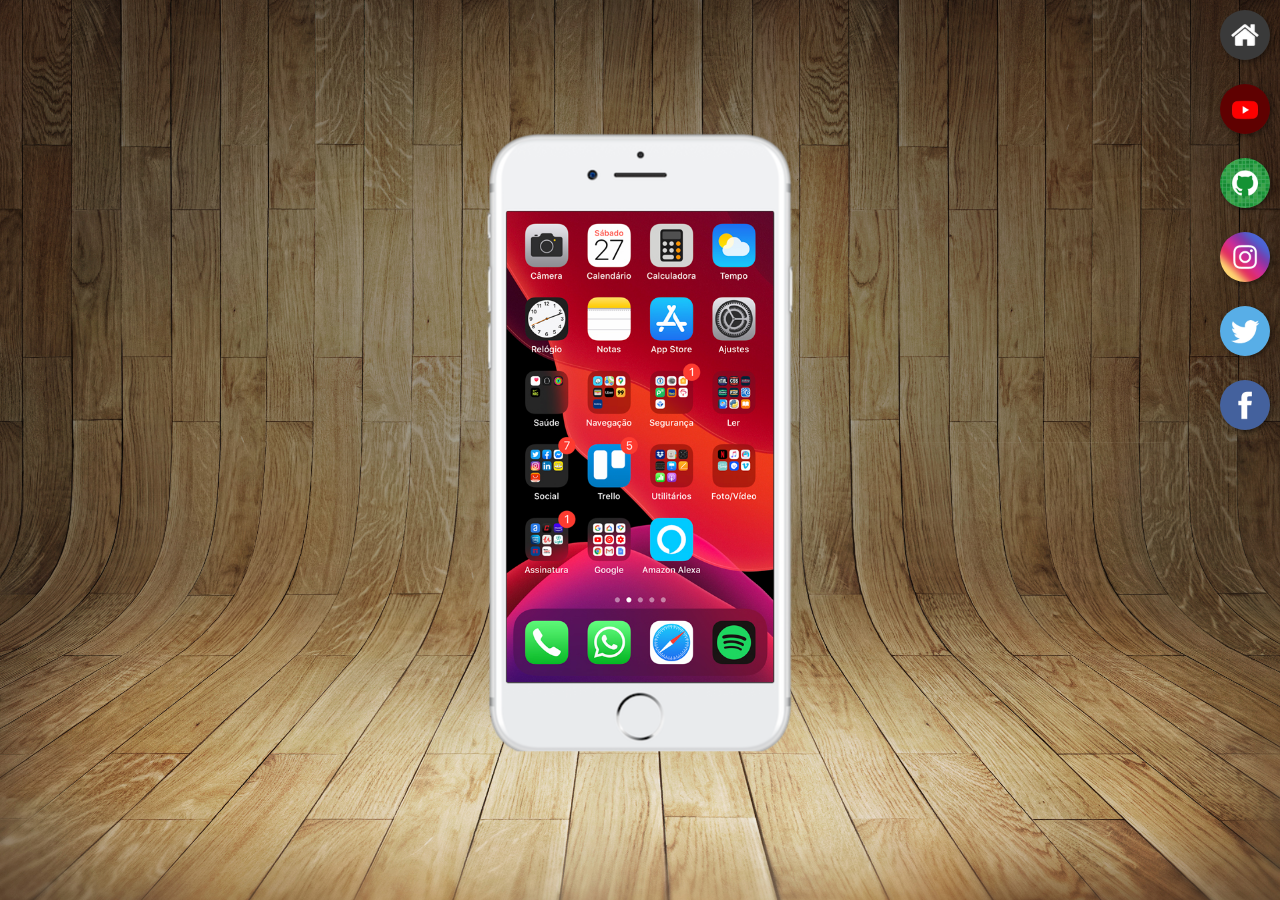
<file: index.html>
<!DOCTYPE html>
<html lang="pt-br">
<head>
    <meta charset="UTF-8">
    <meta name="viewport" content="width=device-width, initial-scale=1.0">
    <title> PROJETO-REDE SOCIAL </title>
    <link rel="shortcut icon" href="favicon.ico" type="image/x-icon">
    <link rel="stylesheet" href="ESTILOS/style.css">
</head>
<body>
    <main>
        <section id="telefone">
            <iframe src="home.html" frameborder="0"  name="tela" id="tela"></iframe>

        </section>

        <section id="redesocial">
            <a href="home.html" target="tela"><img src="imagens/logo-home.jpg" alt="home" ></a><br>
            <a href="youtube.html" target="tela"><img src="imagens/logo-youtube.jpg" alt="youtube"></a><br>
            <a href="GITHARB.html" target="tela"><img src="imagens/logo-github.jpg" alt="github"></a><br>
            <a href="INSTAGRAM.HTML" target="tela"><img src="imagens/logo-instagram.jpg" alt="instagram"></a><br>
            <a href="twiter.html" target="tela"><img src="imagens/logo-twitter.jpg" alt="twitter"></a><br>
            <a href="facebook.html" target="tela"><img src="imagens/logo-facebook.jpg" alt="facebook"></a>

        </section>
    </main>
</body>
</html>
</file>
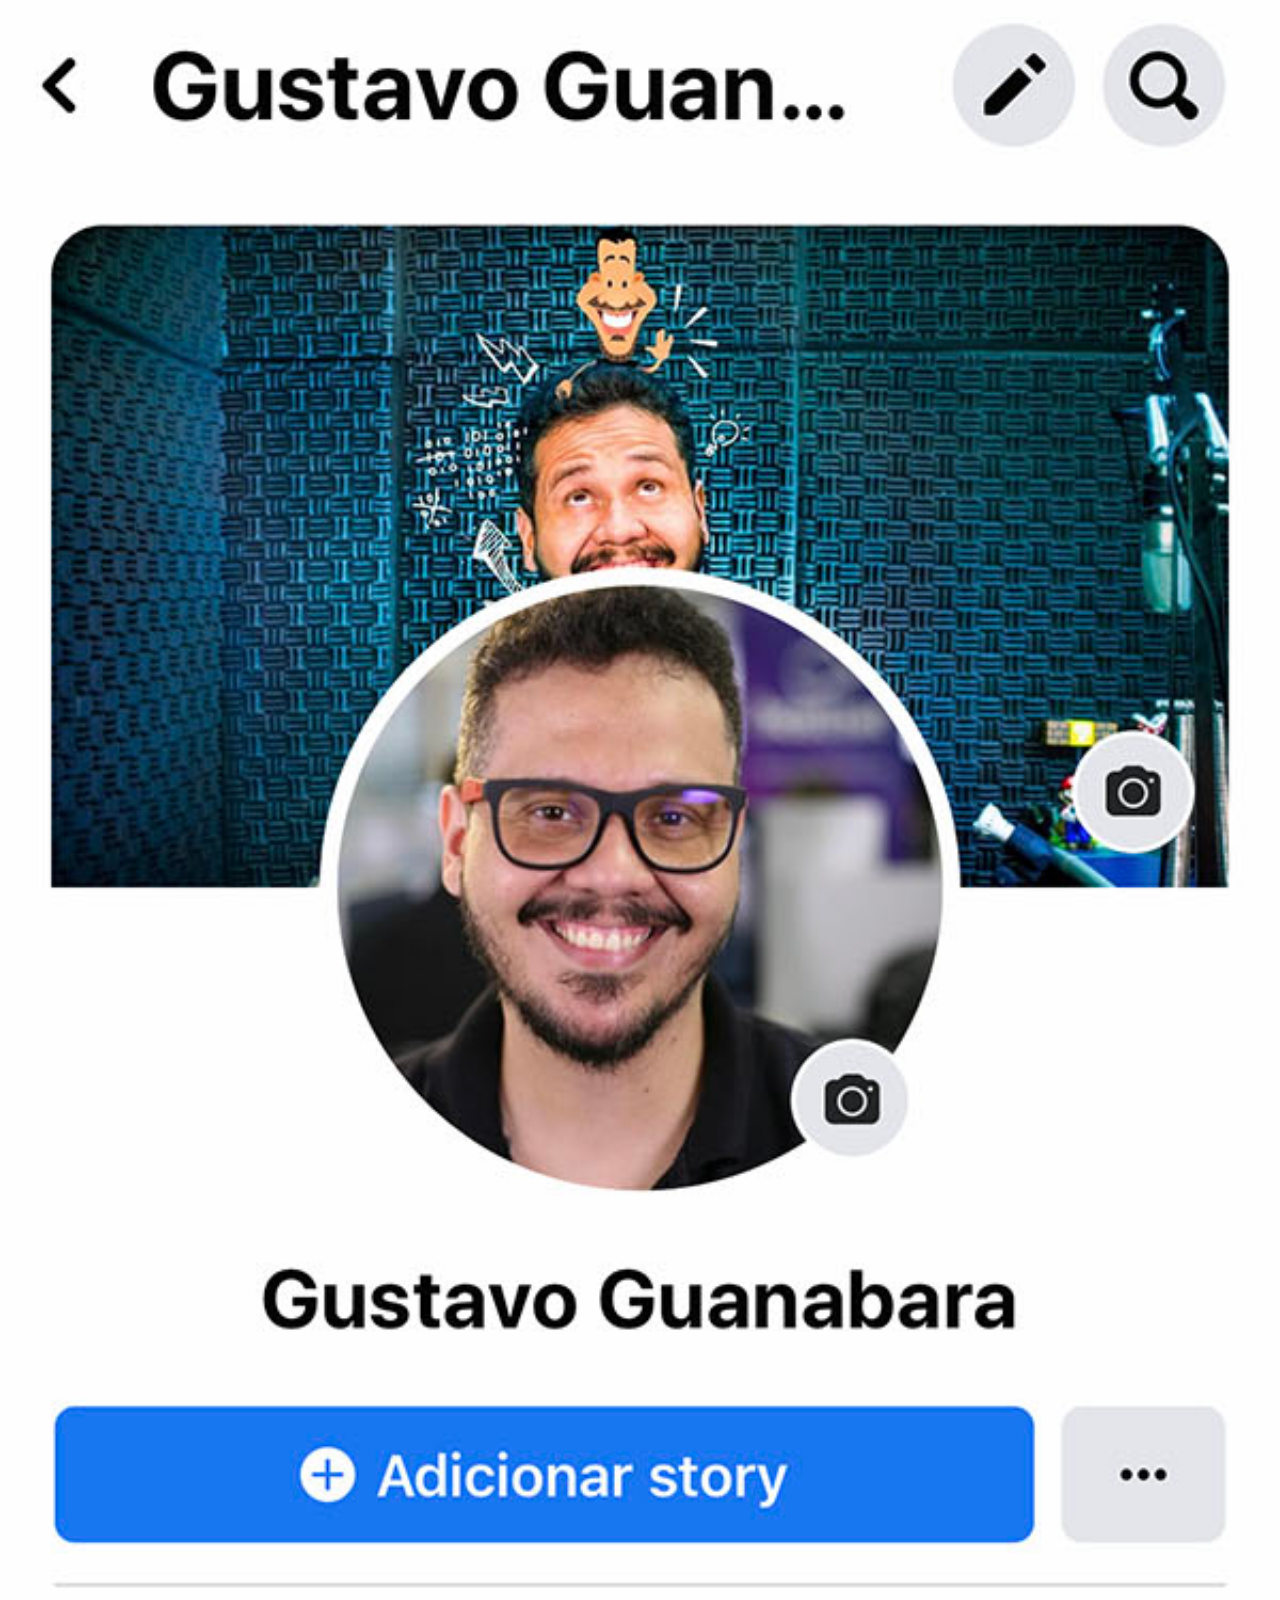
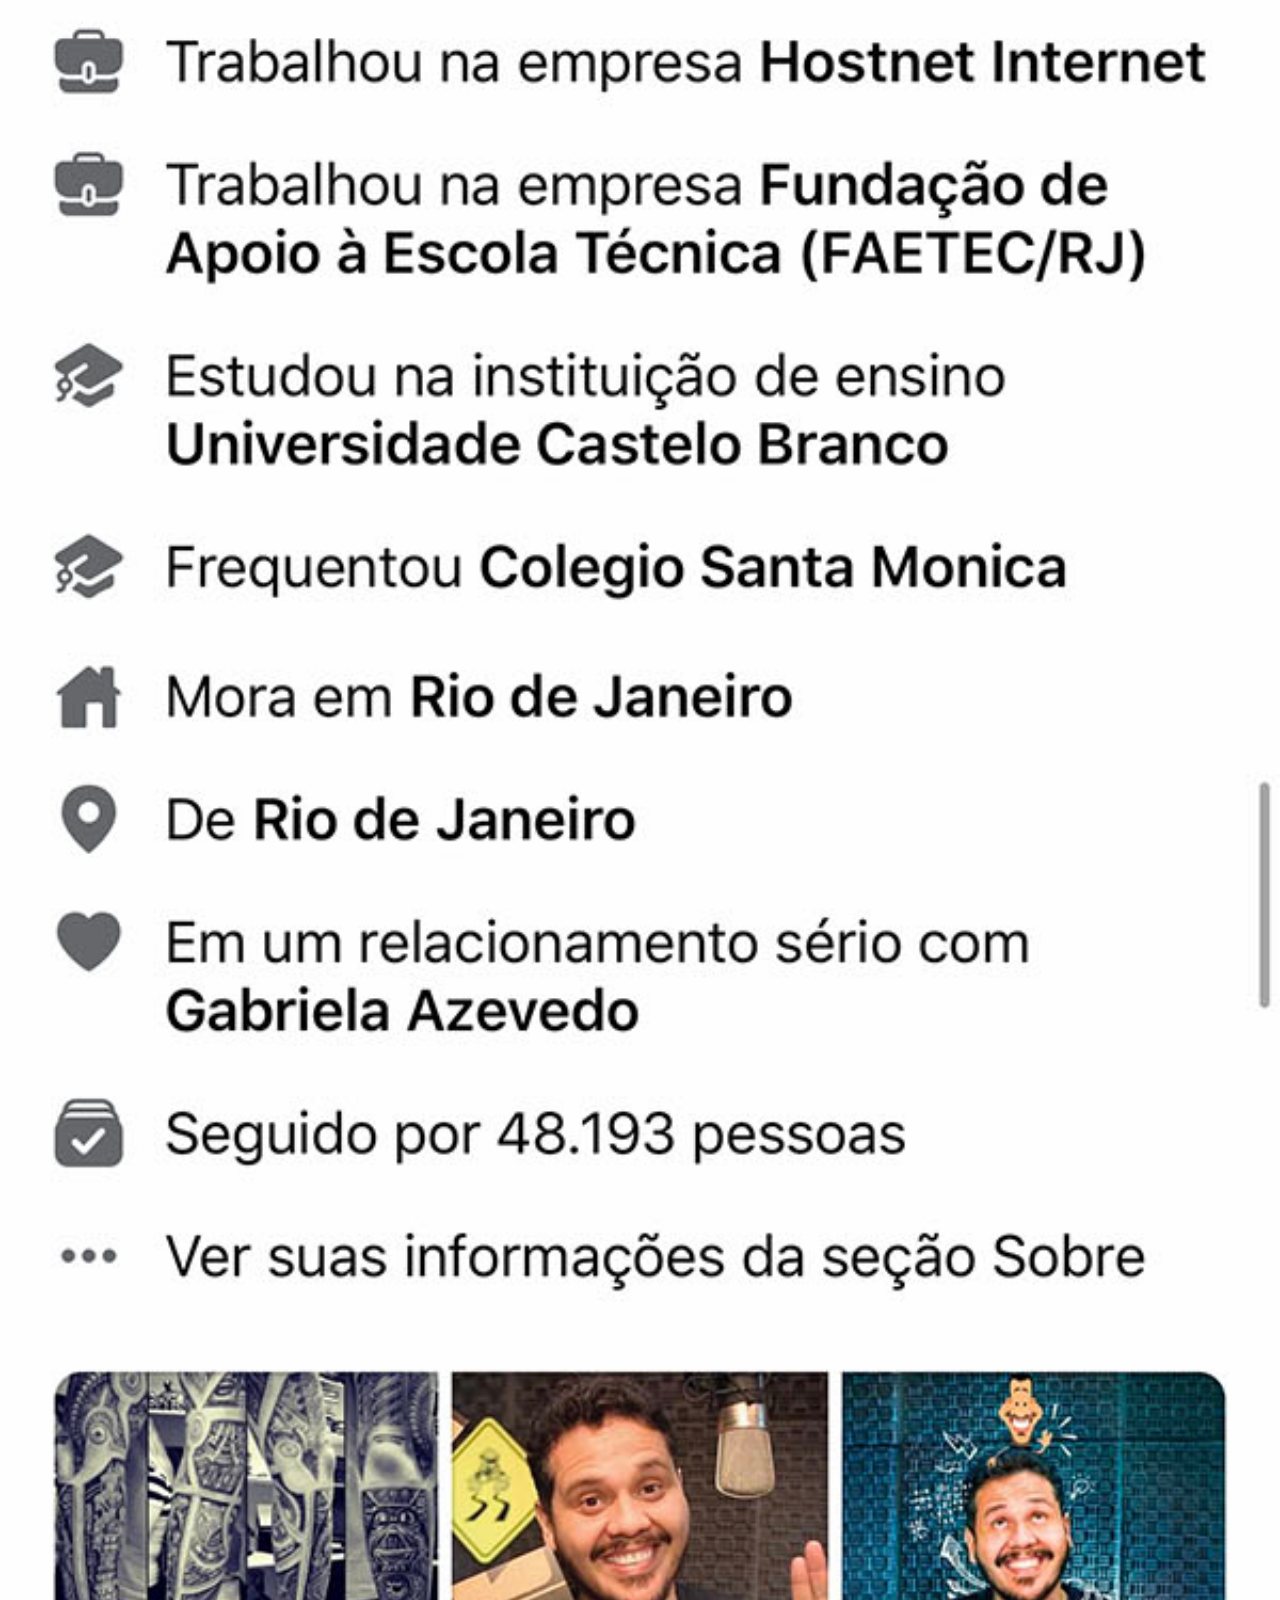
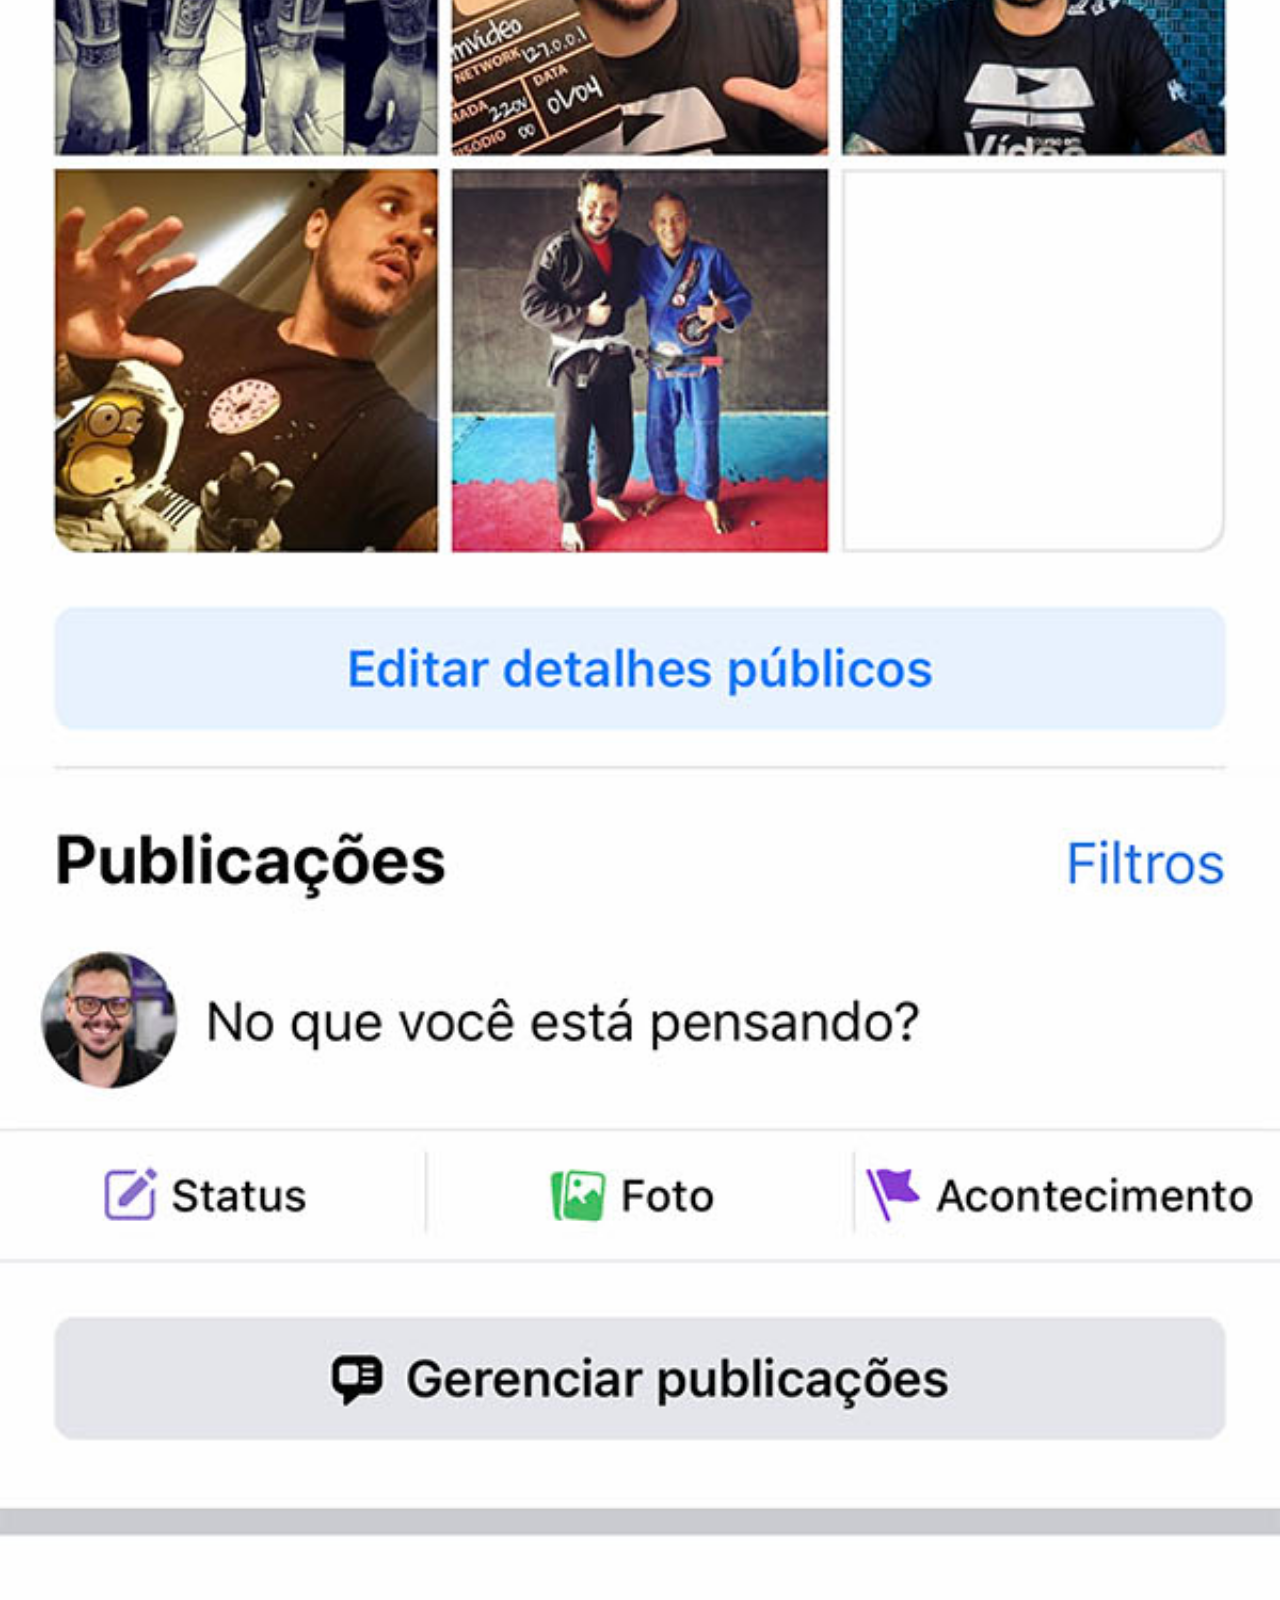
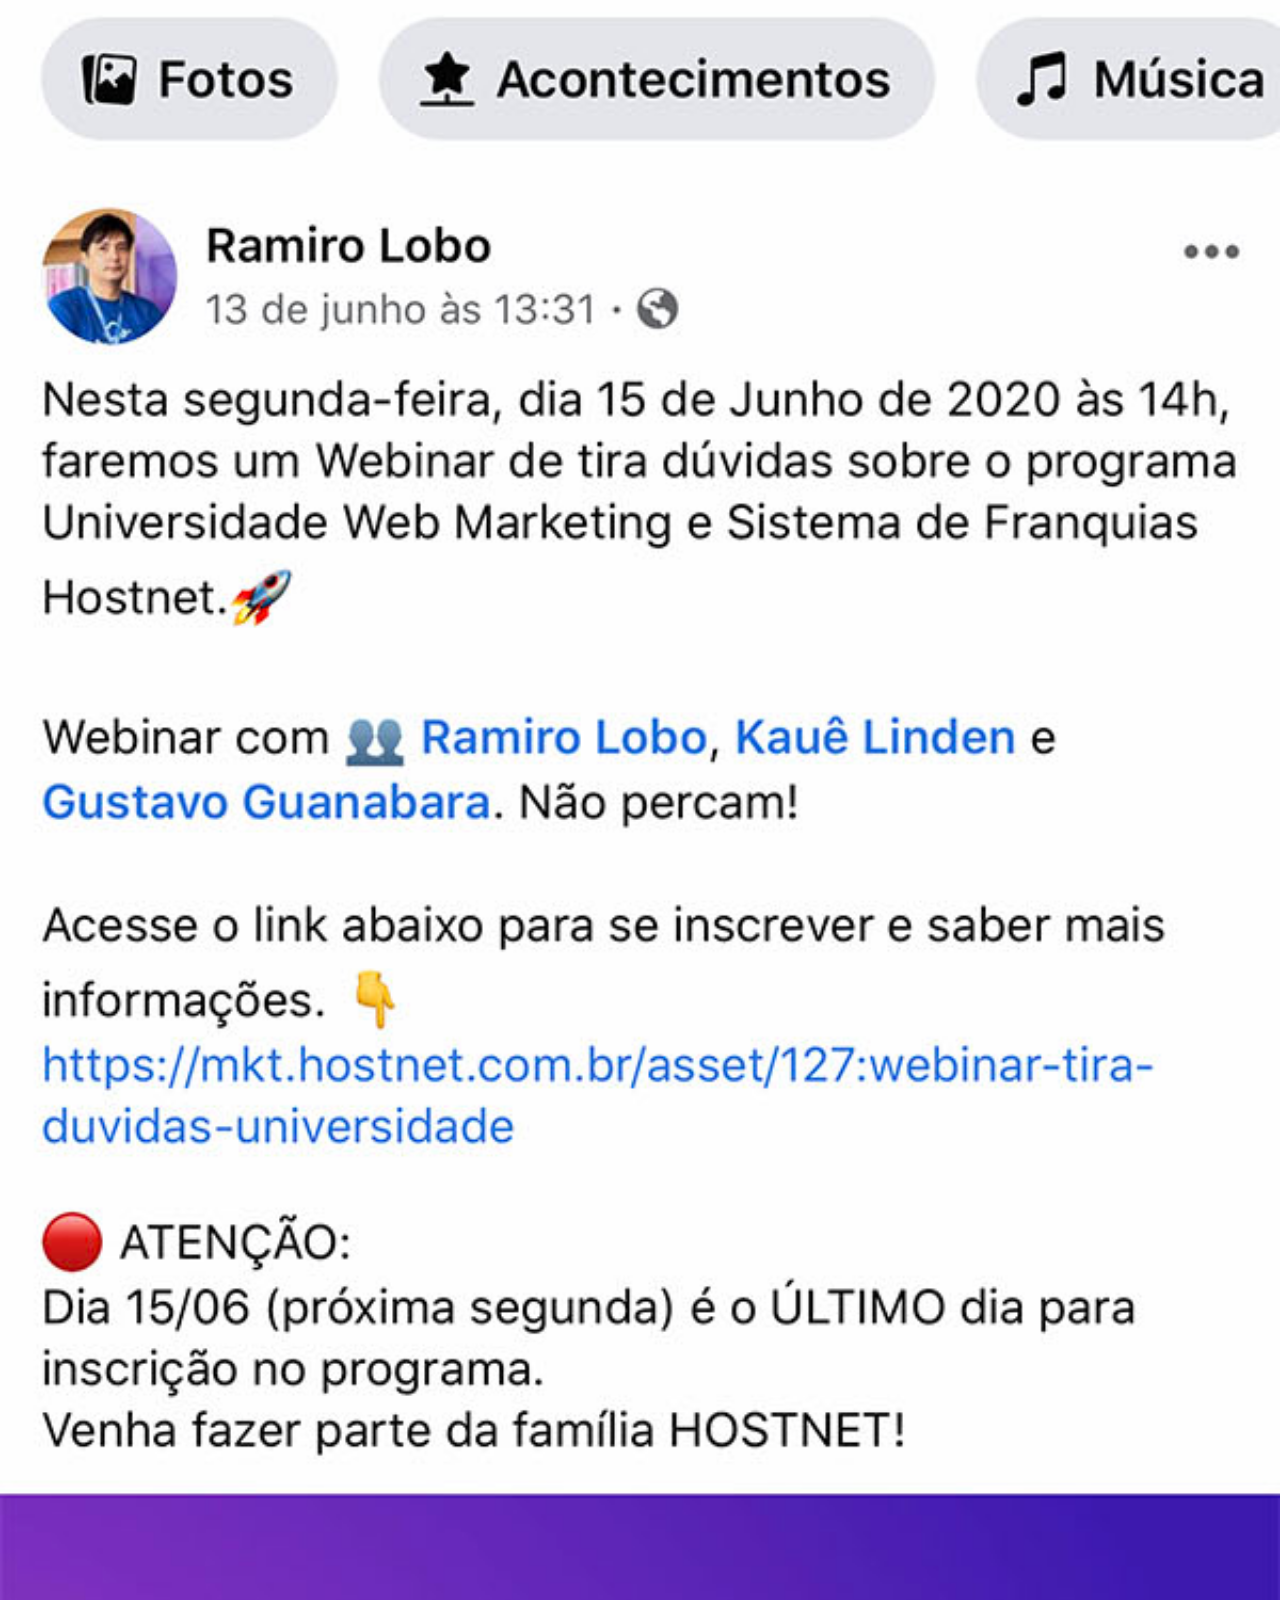
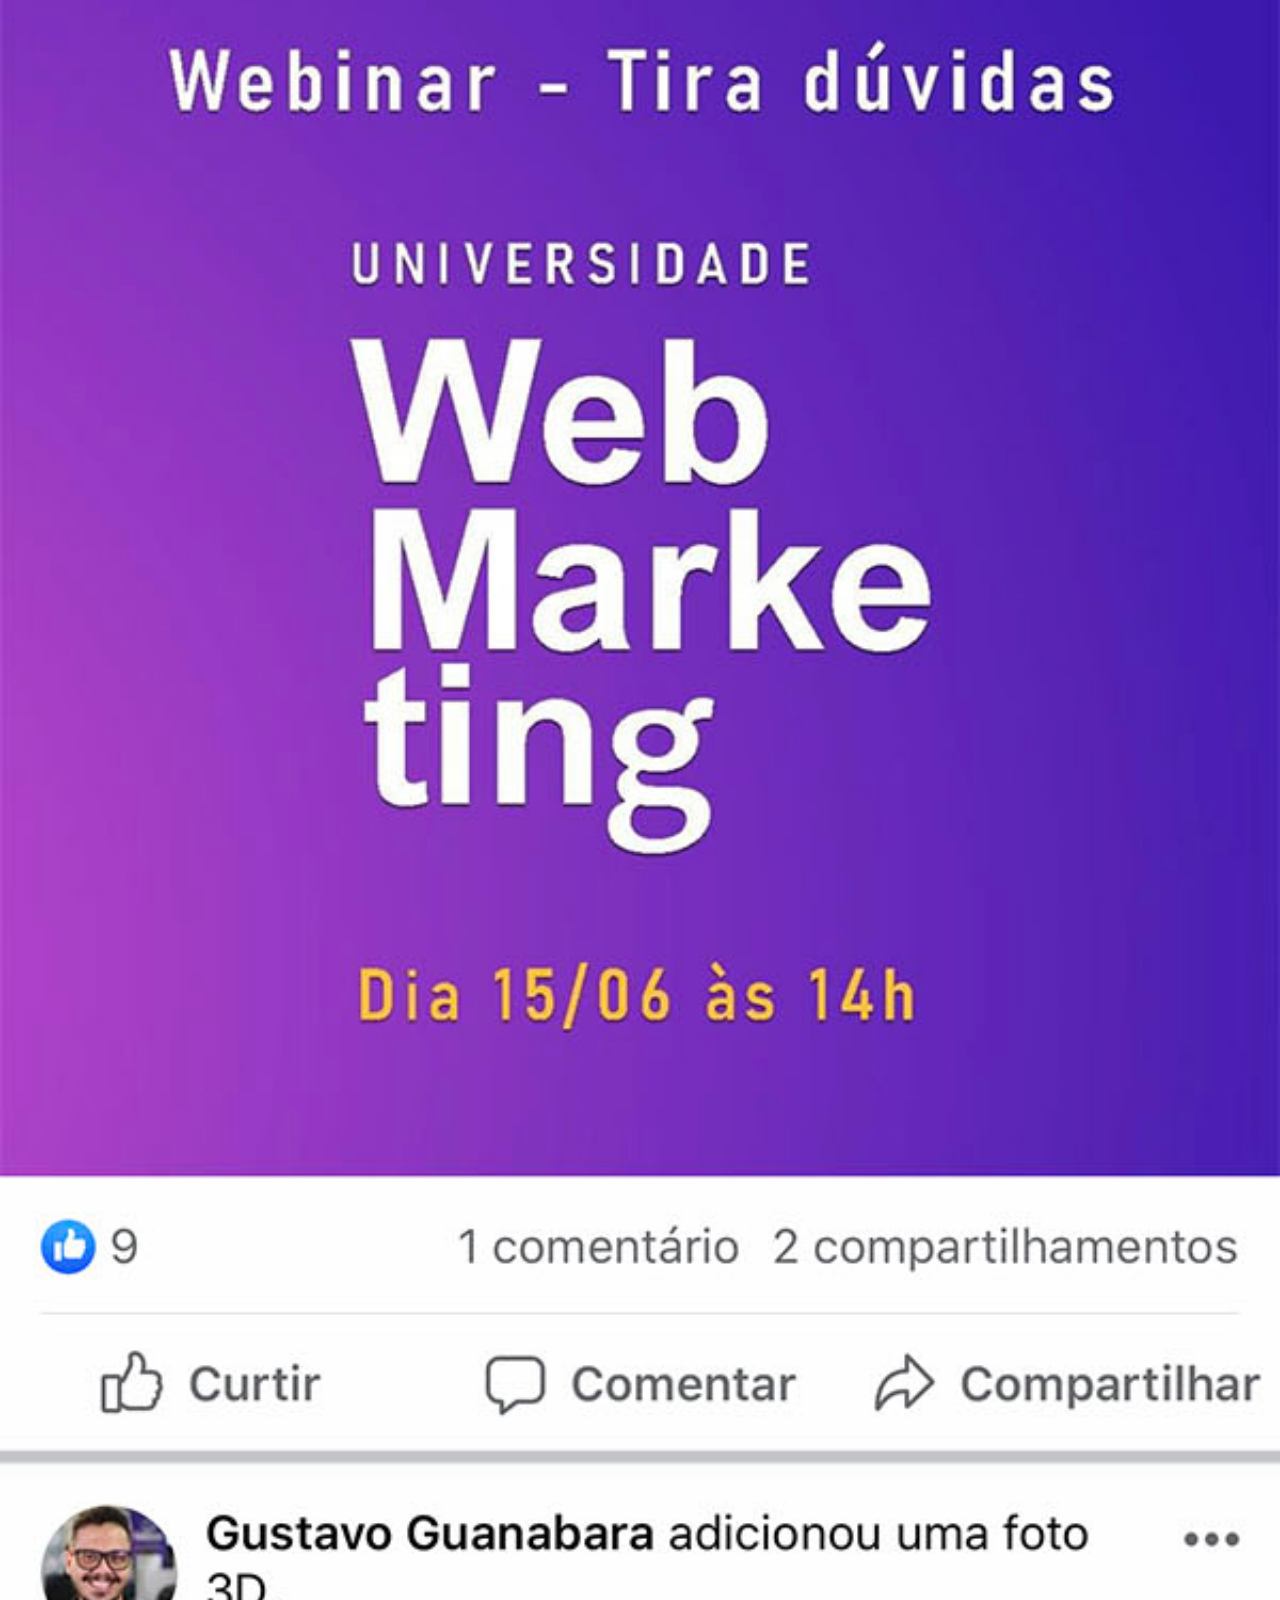
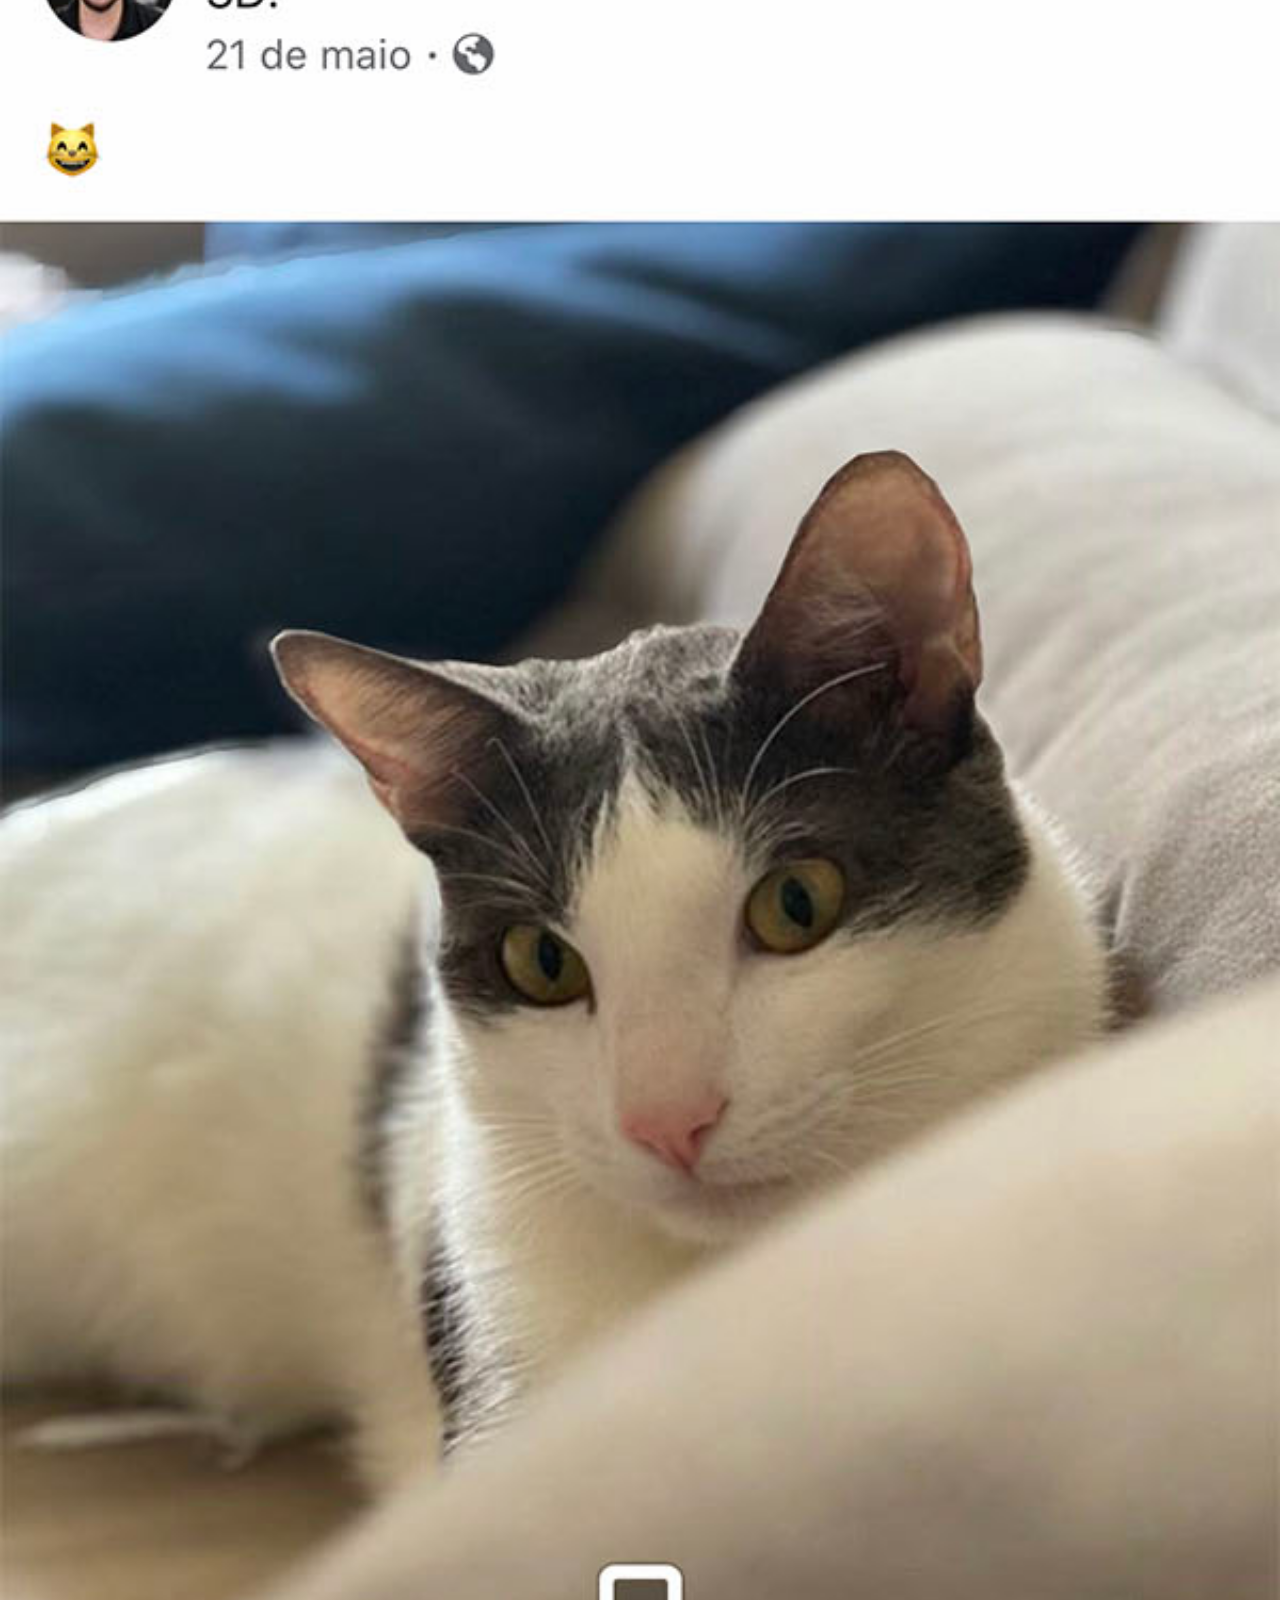
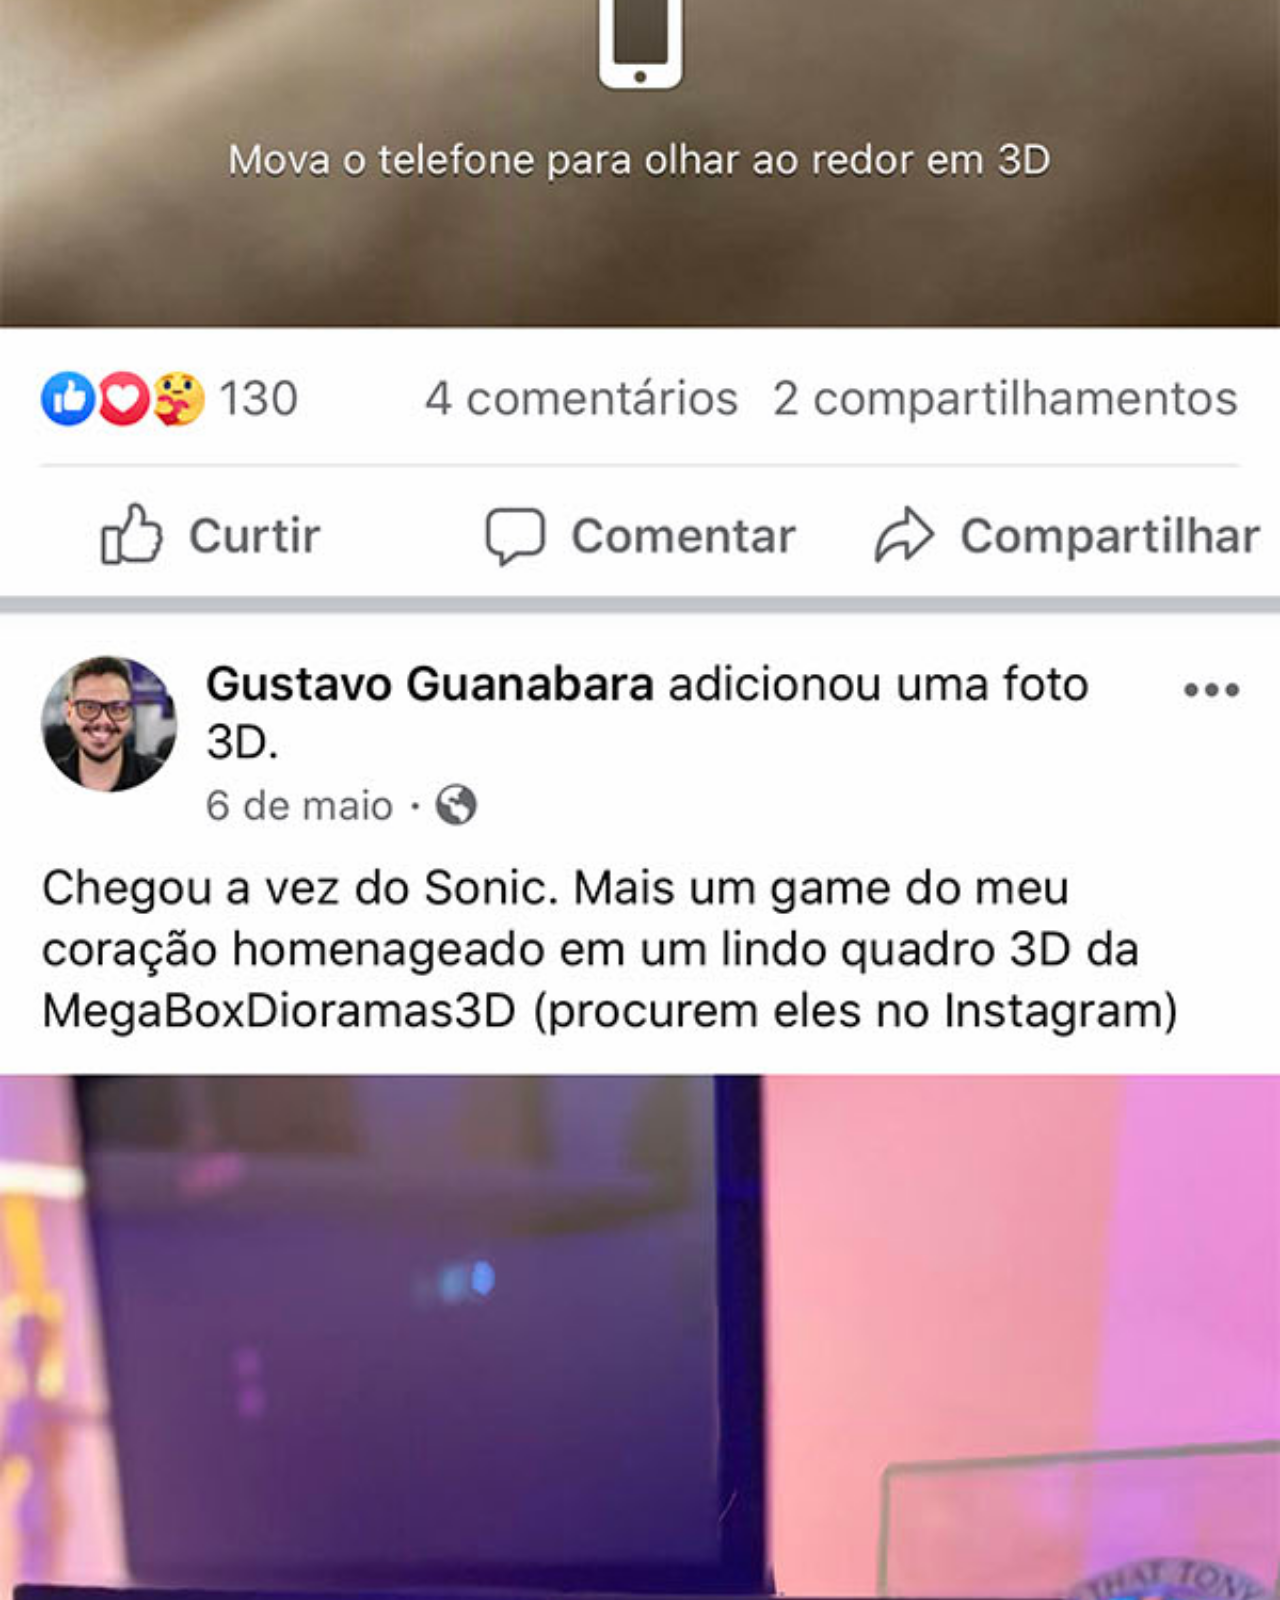
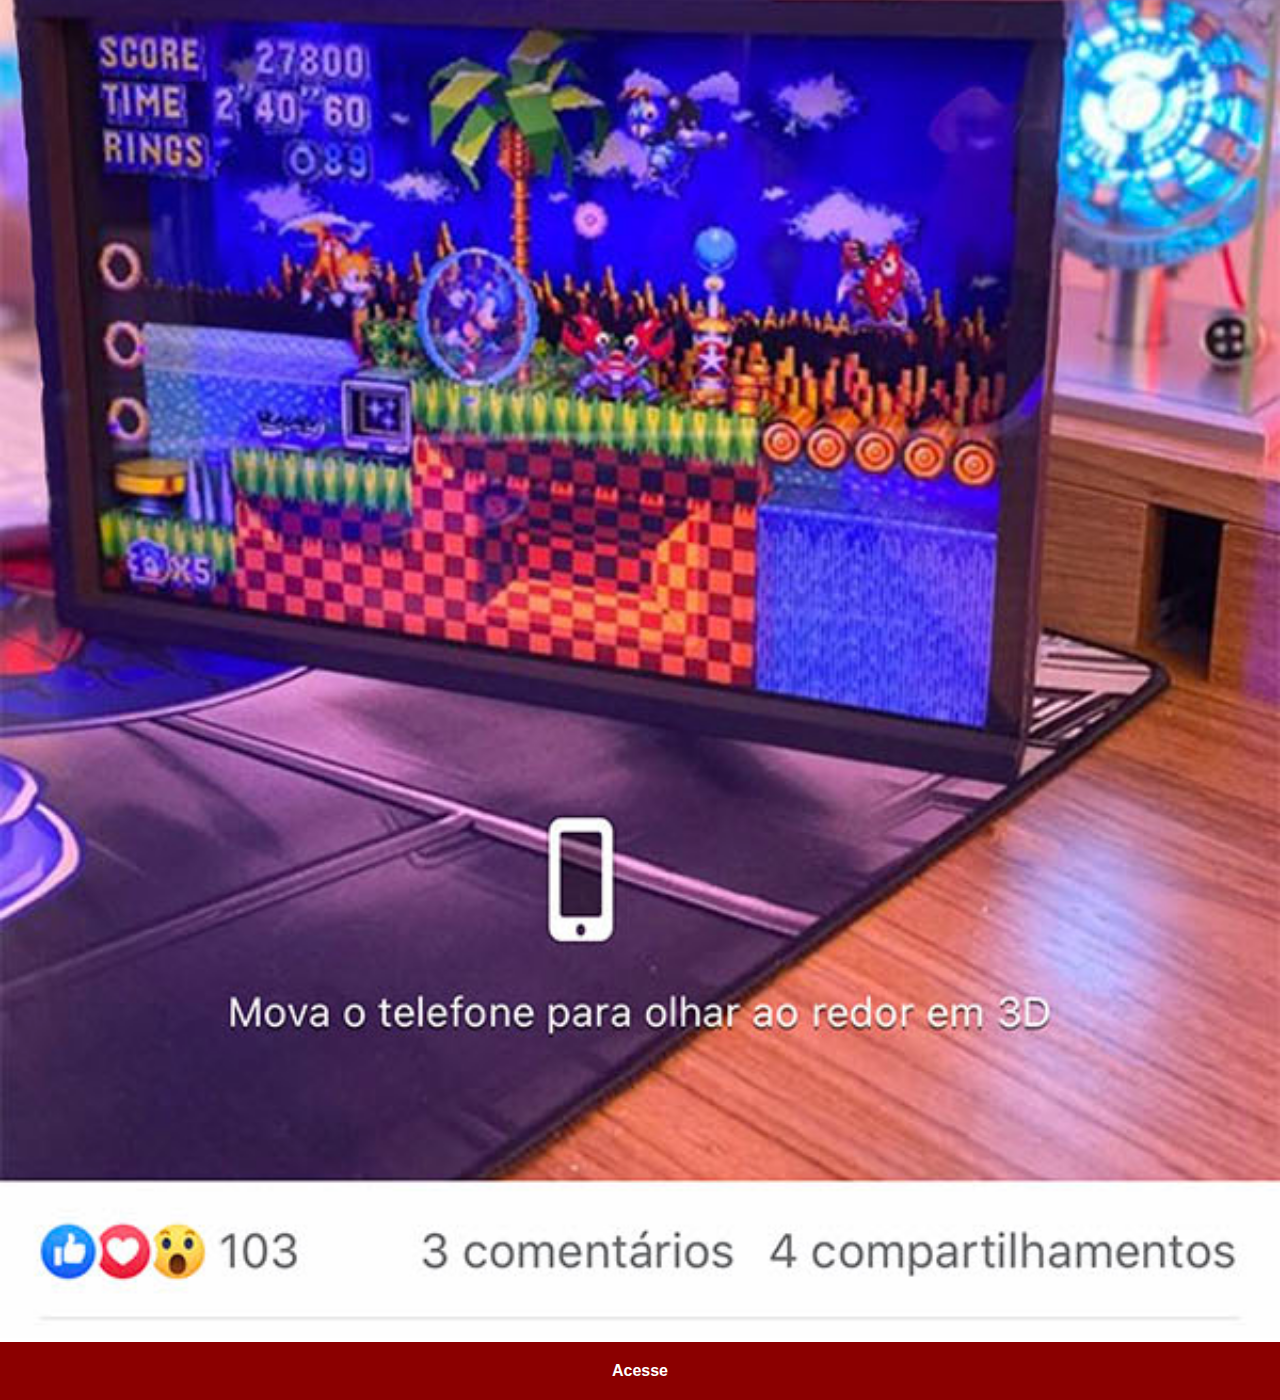
<file: facebook.html>
<!DOCTYPE html>
<html lang="pt-br">
<head>
    <meta charset="UTF-8">
    <meta name="viewport" content="width=device-width, initial-scale=1.0">
    <title> facebook  </title>
    <link rel="stylesheet" href="ESTILOS/social.css">
</head>
<body>
    <img src="imagens/tela-facebook.jpg" alt="facebook">
    <a href="https://www.facebook.com/permalink.php?story_fbid=pfbid0vQNFtvQFvXeNaSZzeXDVCKpxJ9n3JYAyAE4V3ugM57o5vMyuKMfCJTMnc81APrNBl&id=61553454802489" target="_blank"> Acesse </a>
</body>
</html>
</file>
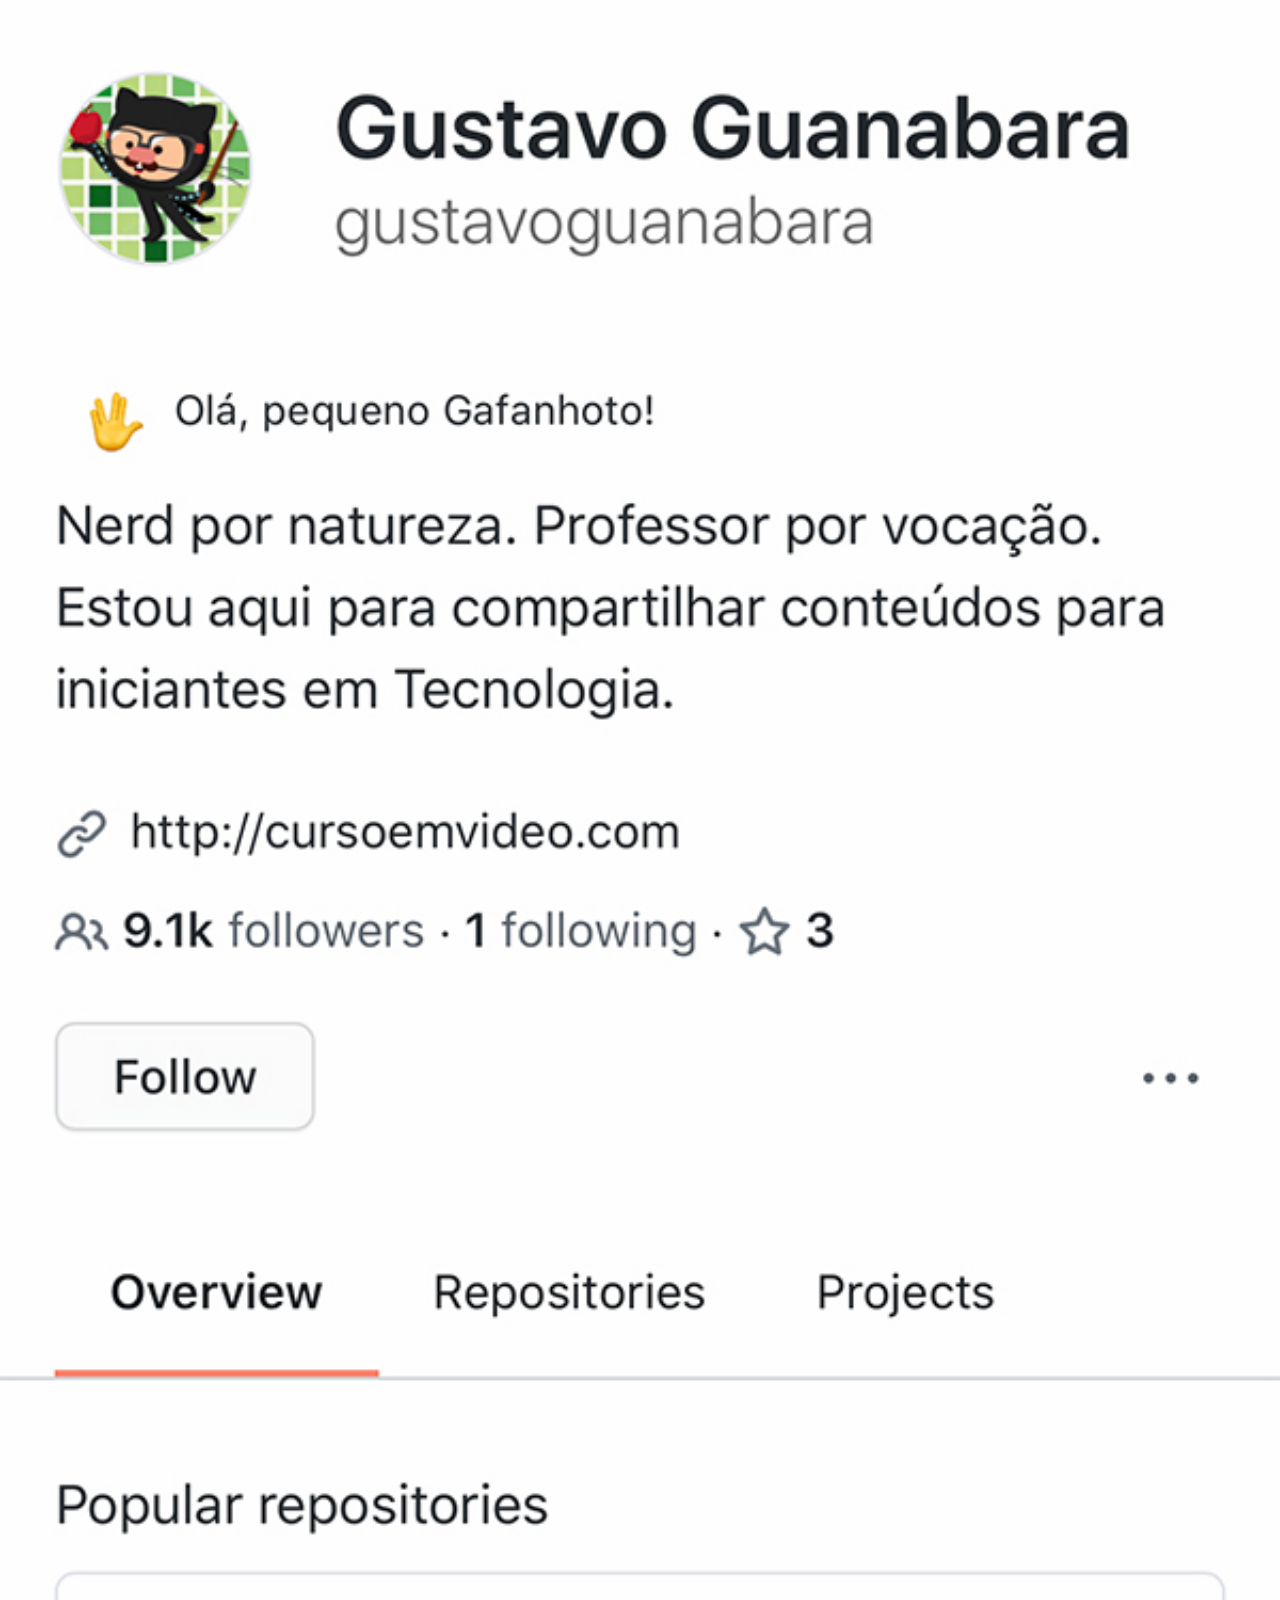
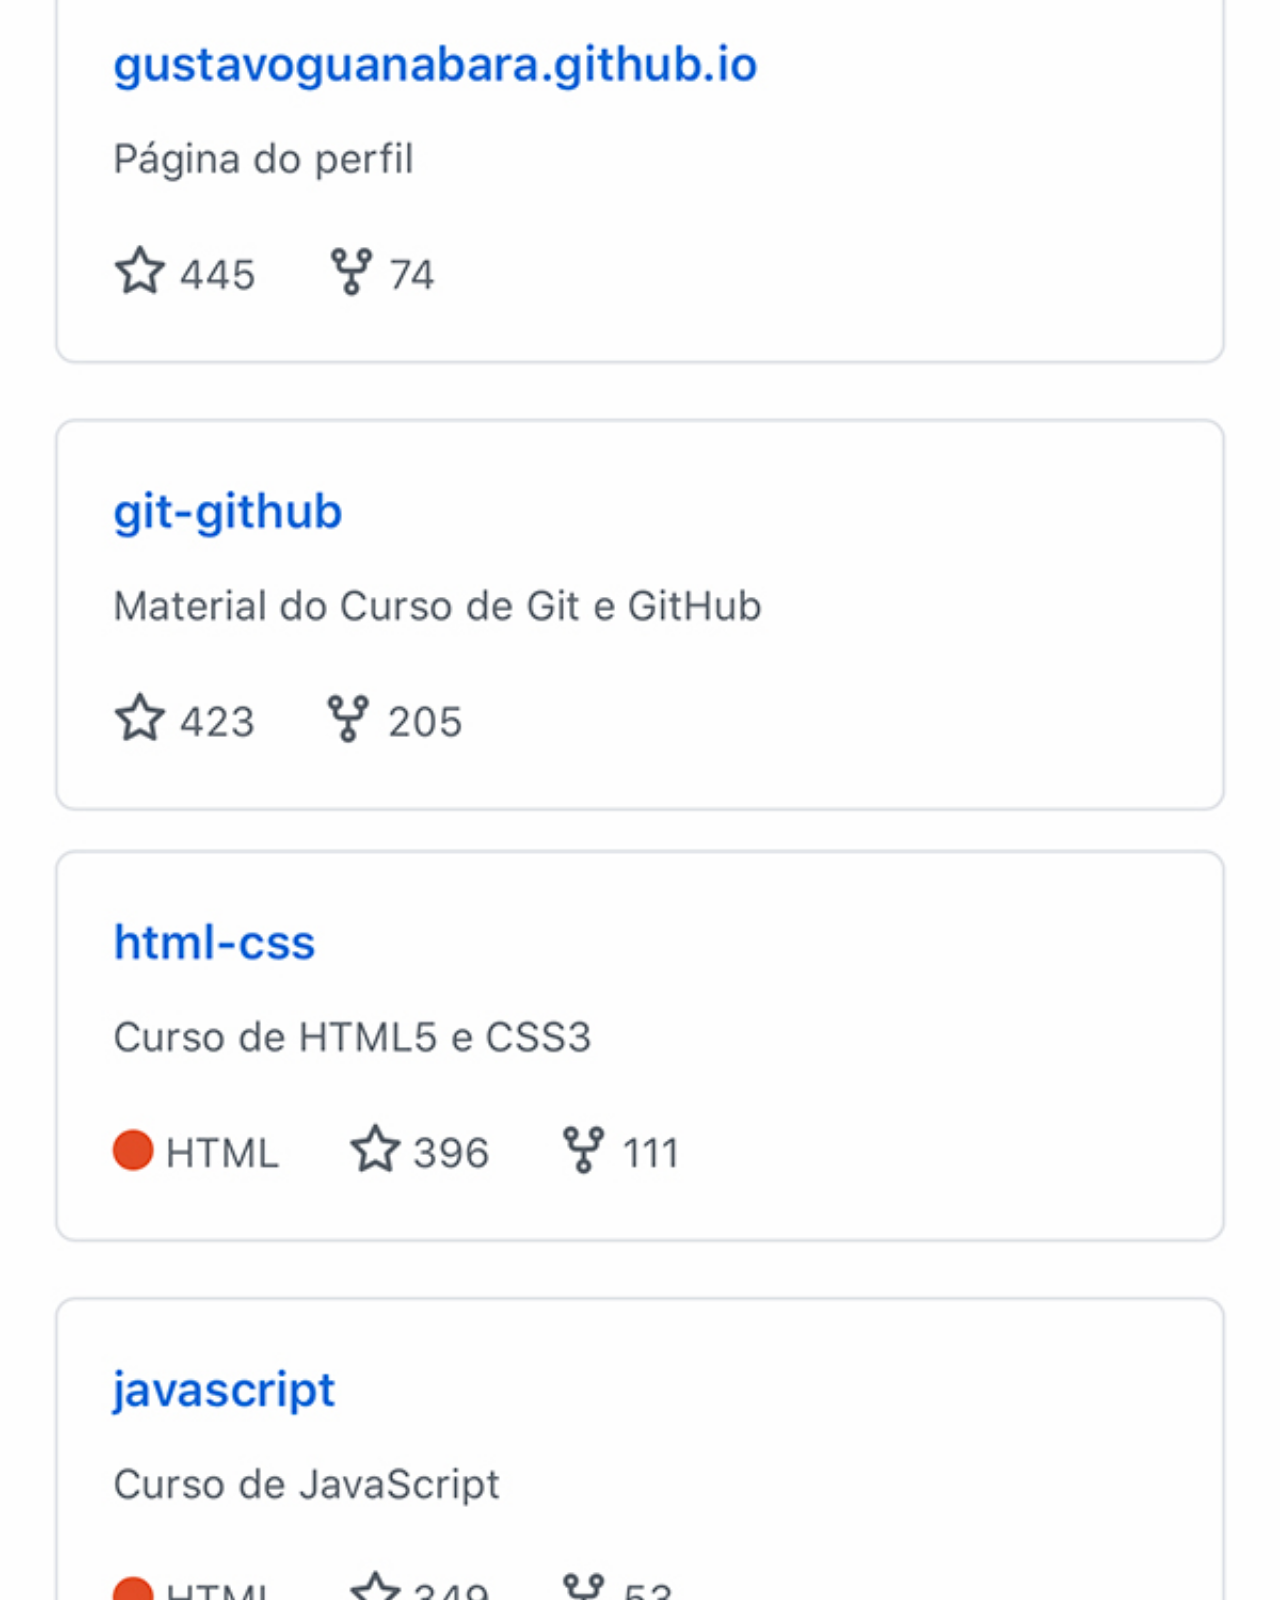
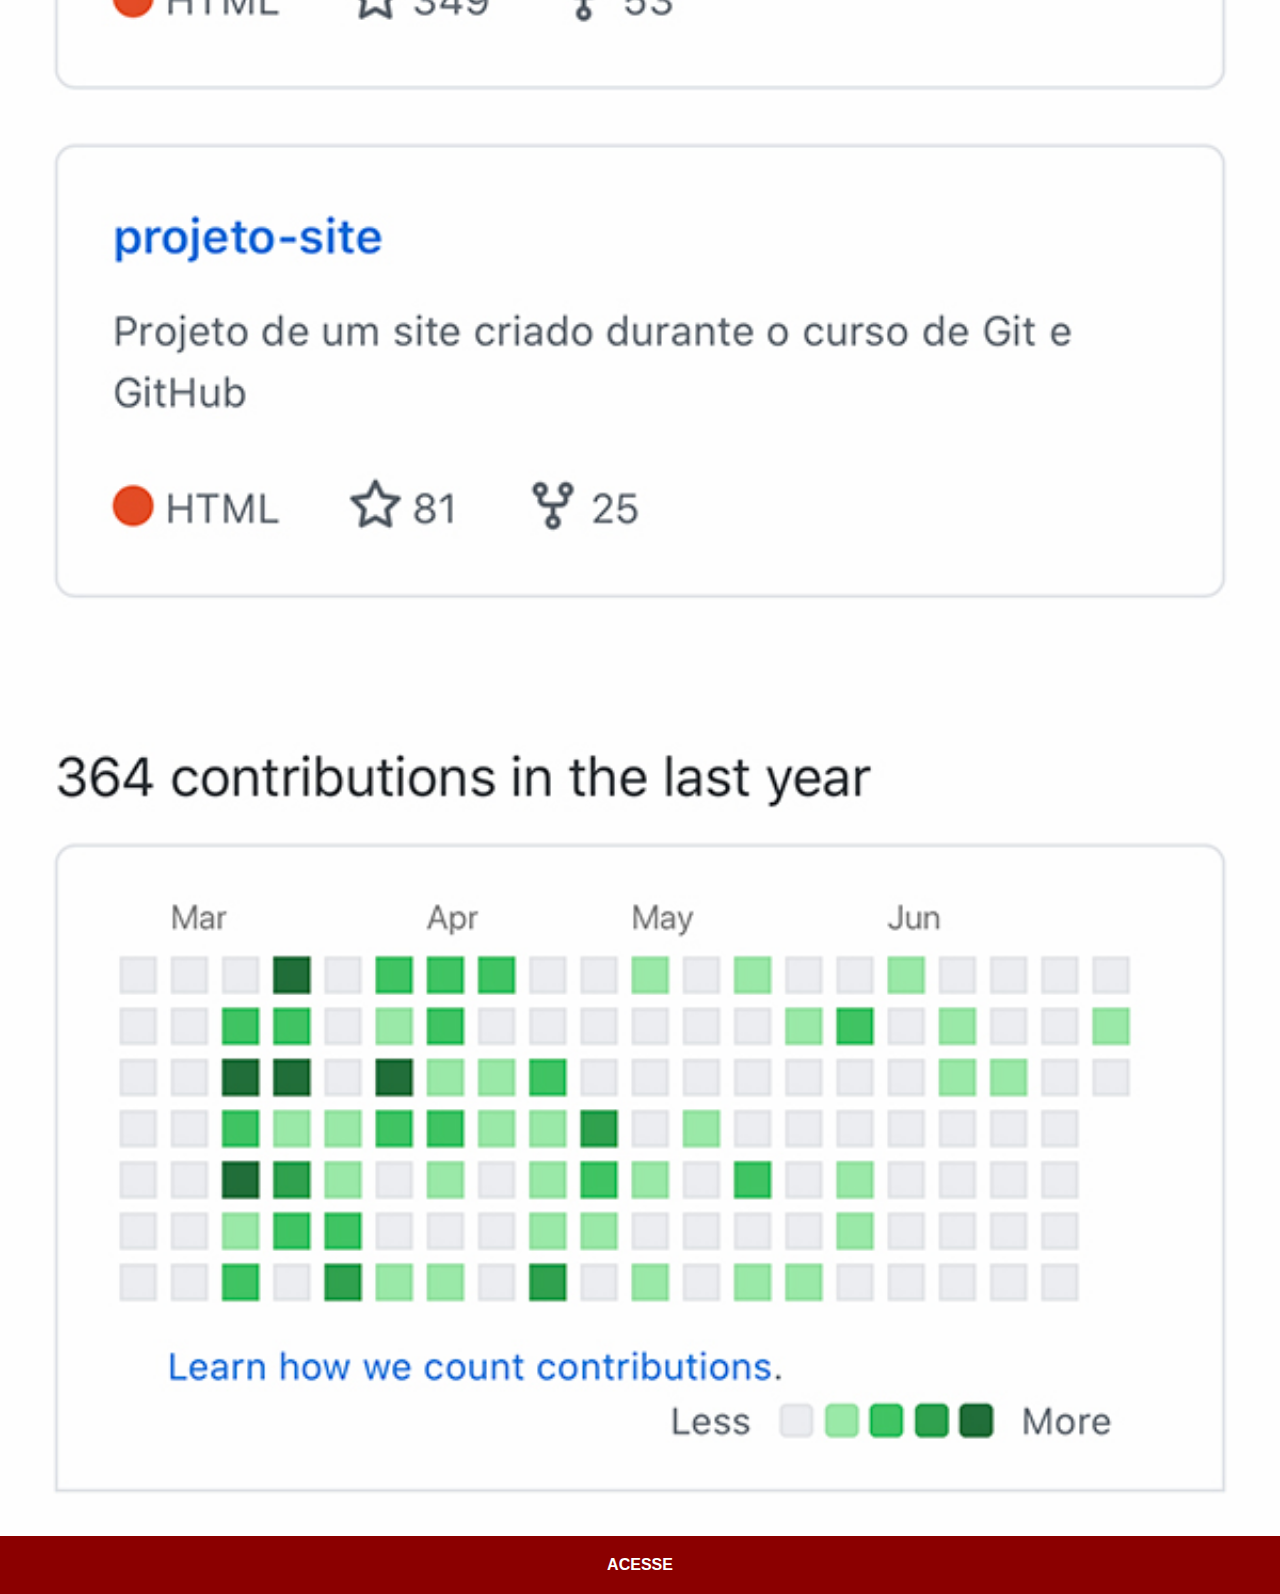
<file: GITHARB.html>
<!DOCTYPE html>
<html lang="pt-br">
<head>
    <meta charset="UTF-8">
    <meta name="viewport" content="width=device-width, initial-scale=1.0">
    <title> Github </title>
    <link rel="stylesheet" href="ESTILOS/social.css">
</head>
<body>
    <img src="imagens/tela-github.jpg" alt="github">
    <a href="https://github.com/gustavoguanabara/gustavoguanabara.github.io" target="_blank">ACESSE</a>
</body>
</html>
</file>
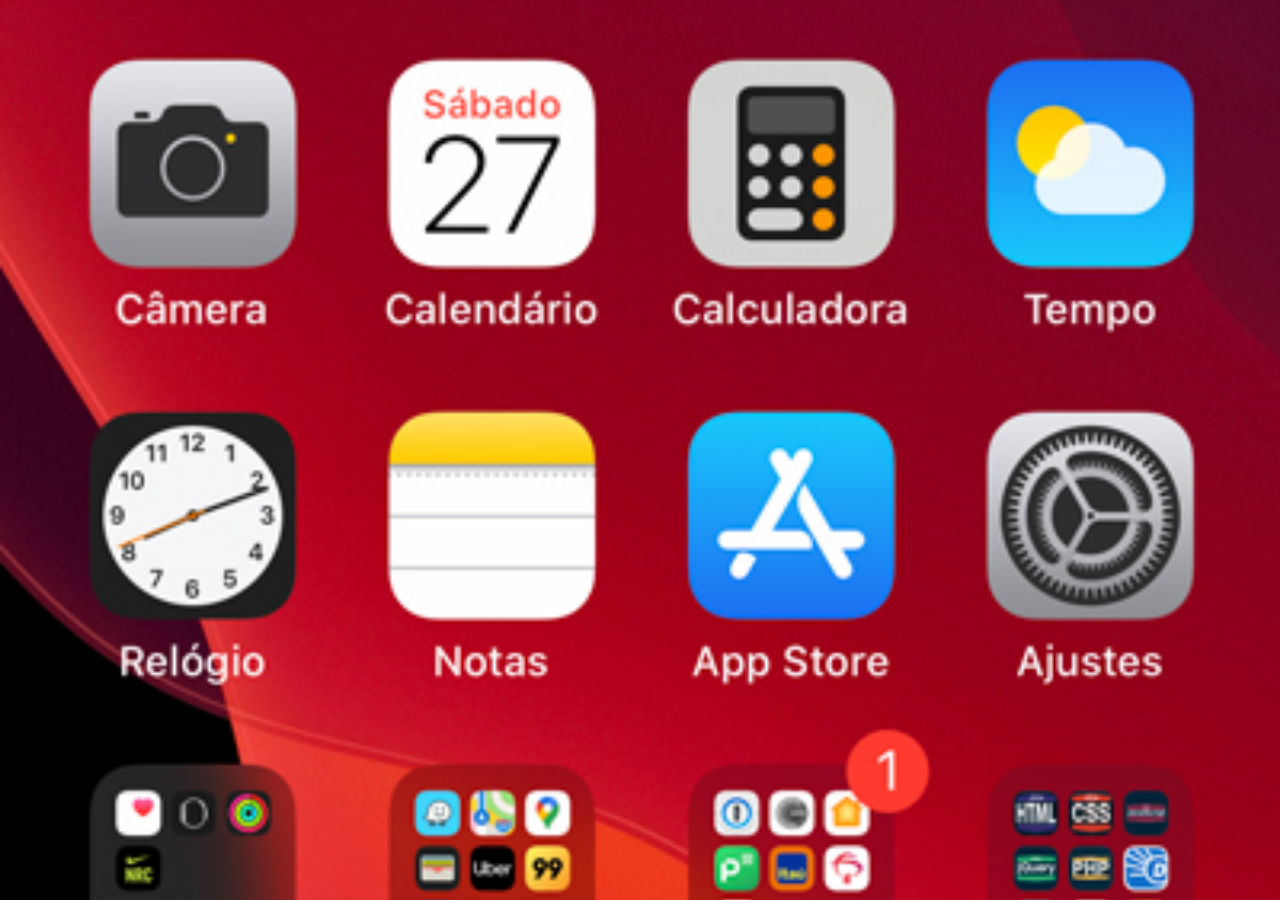
<file: home.html>
<!DOCTYPE html>
<html lang="pt-br">
<head>
    <meta charset="UTF-8">
    <meta name="viewport" content="width=device-width, initial-scale=1.0">
    <title> Home </title>
</head>
<style>
    * {
        margin: 0px;
        padding: 0px;
    }

    body {
        height: 100vh;
        width: 100vw;
        background: black url('imagens/tela-home.jpg') no-repeat center top;
        background-size: cover;
    }
</style>
<body>
    
</body>
</html>
</file>
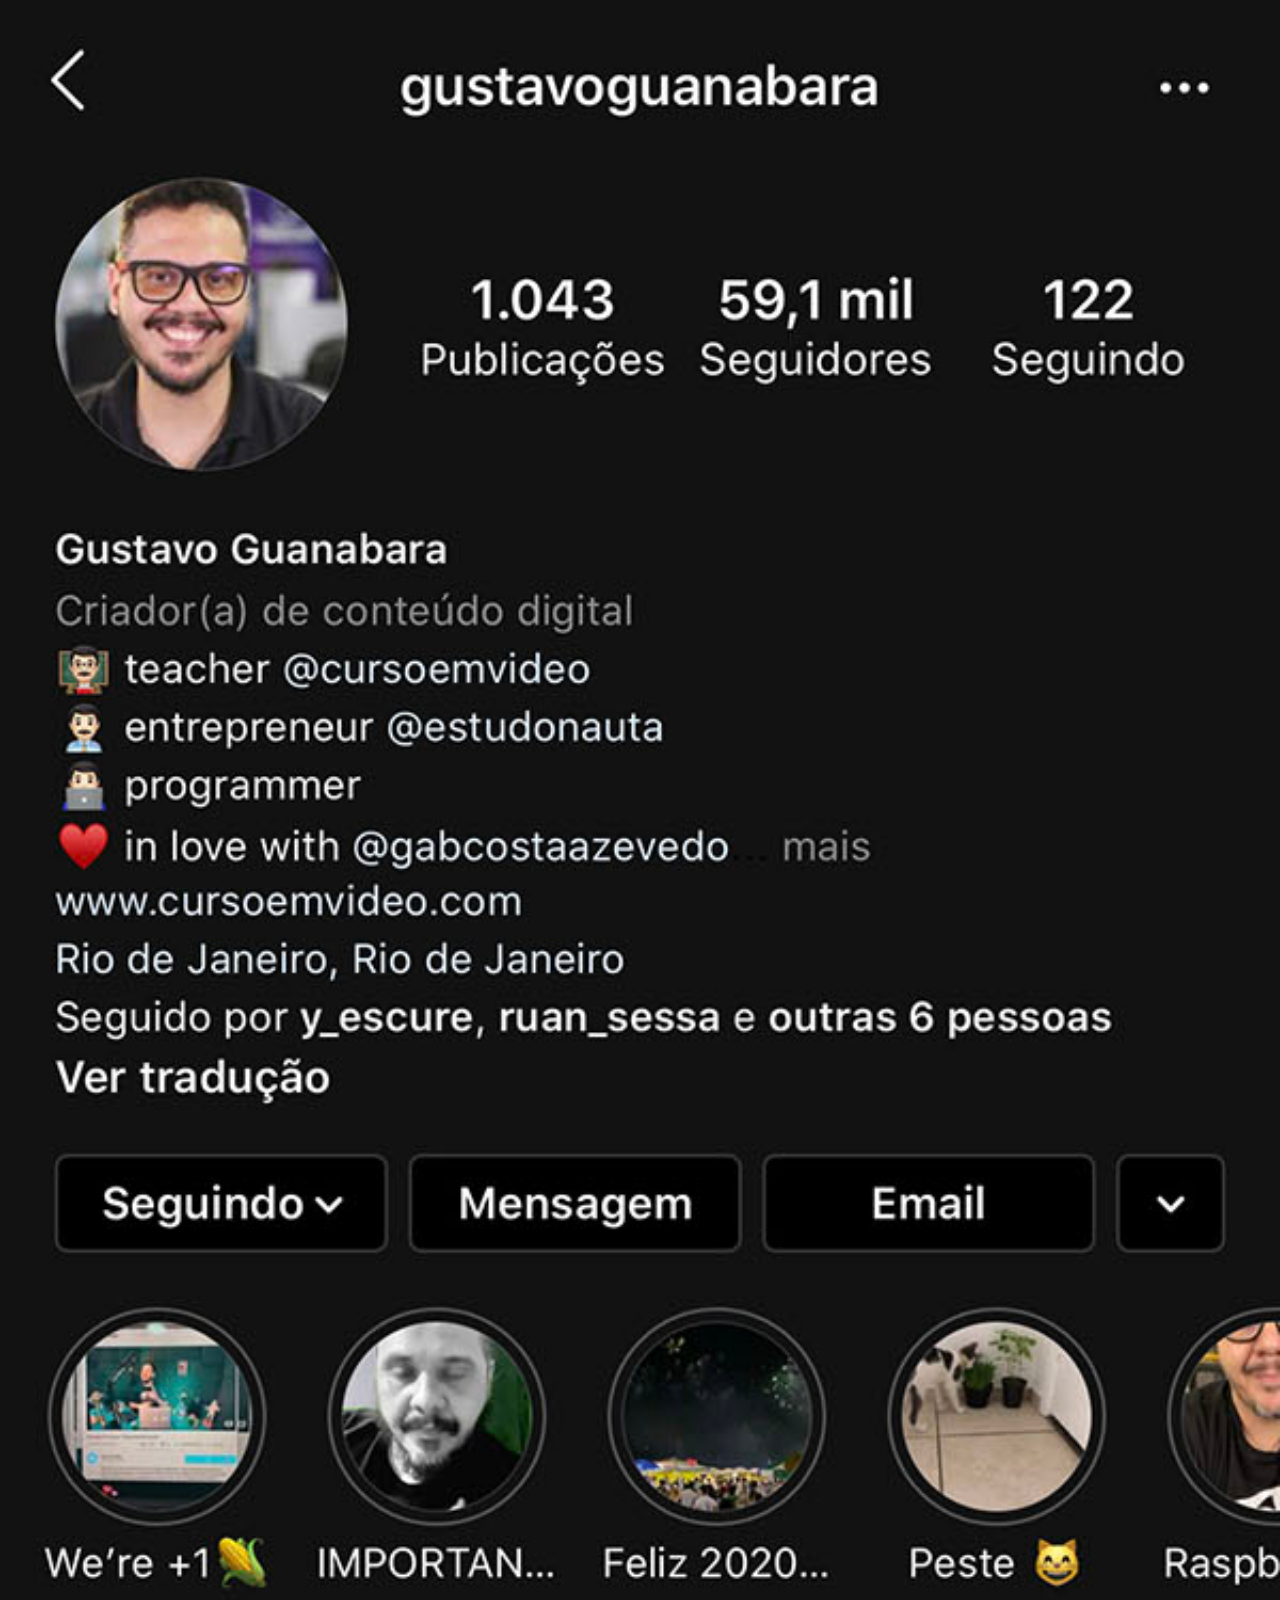
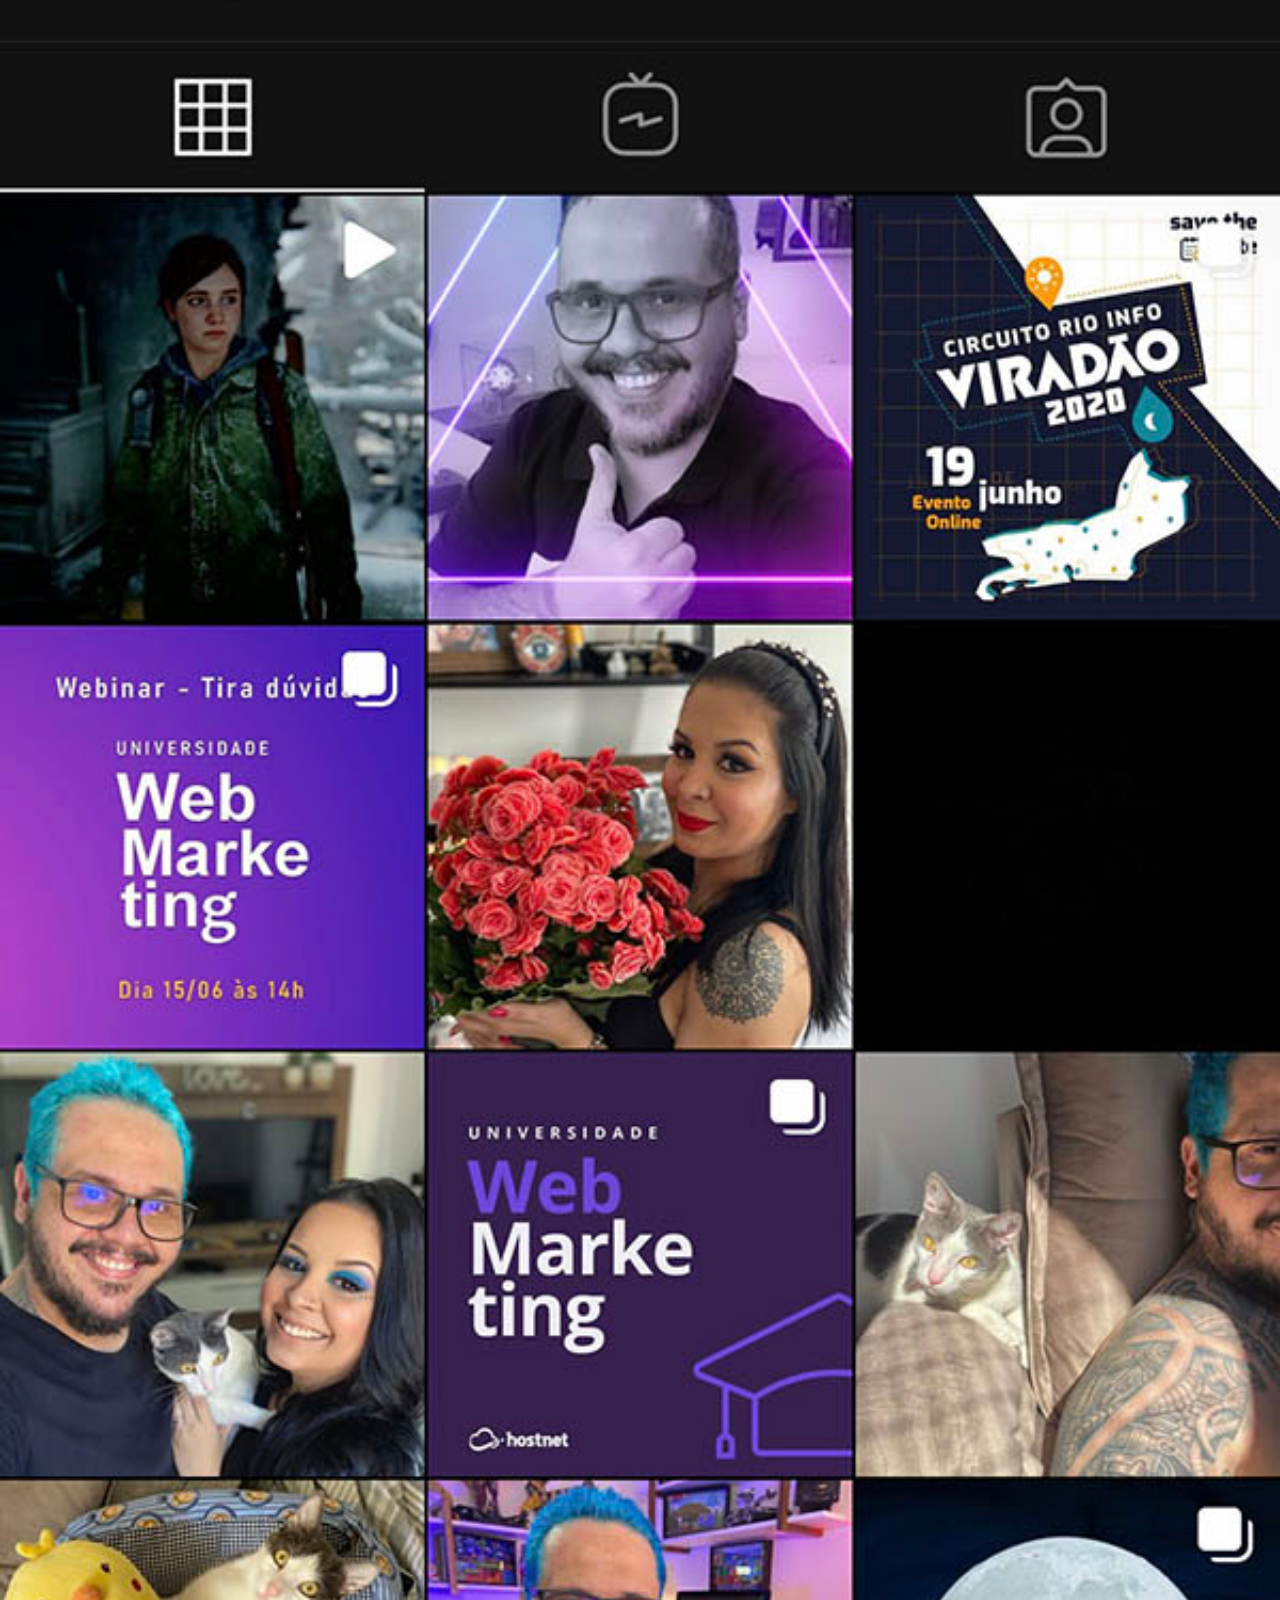
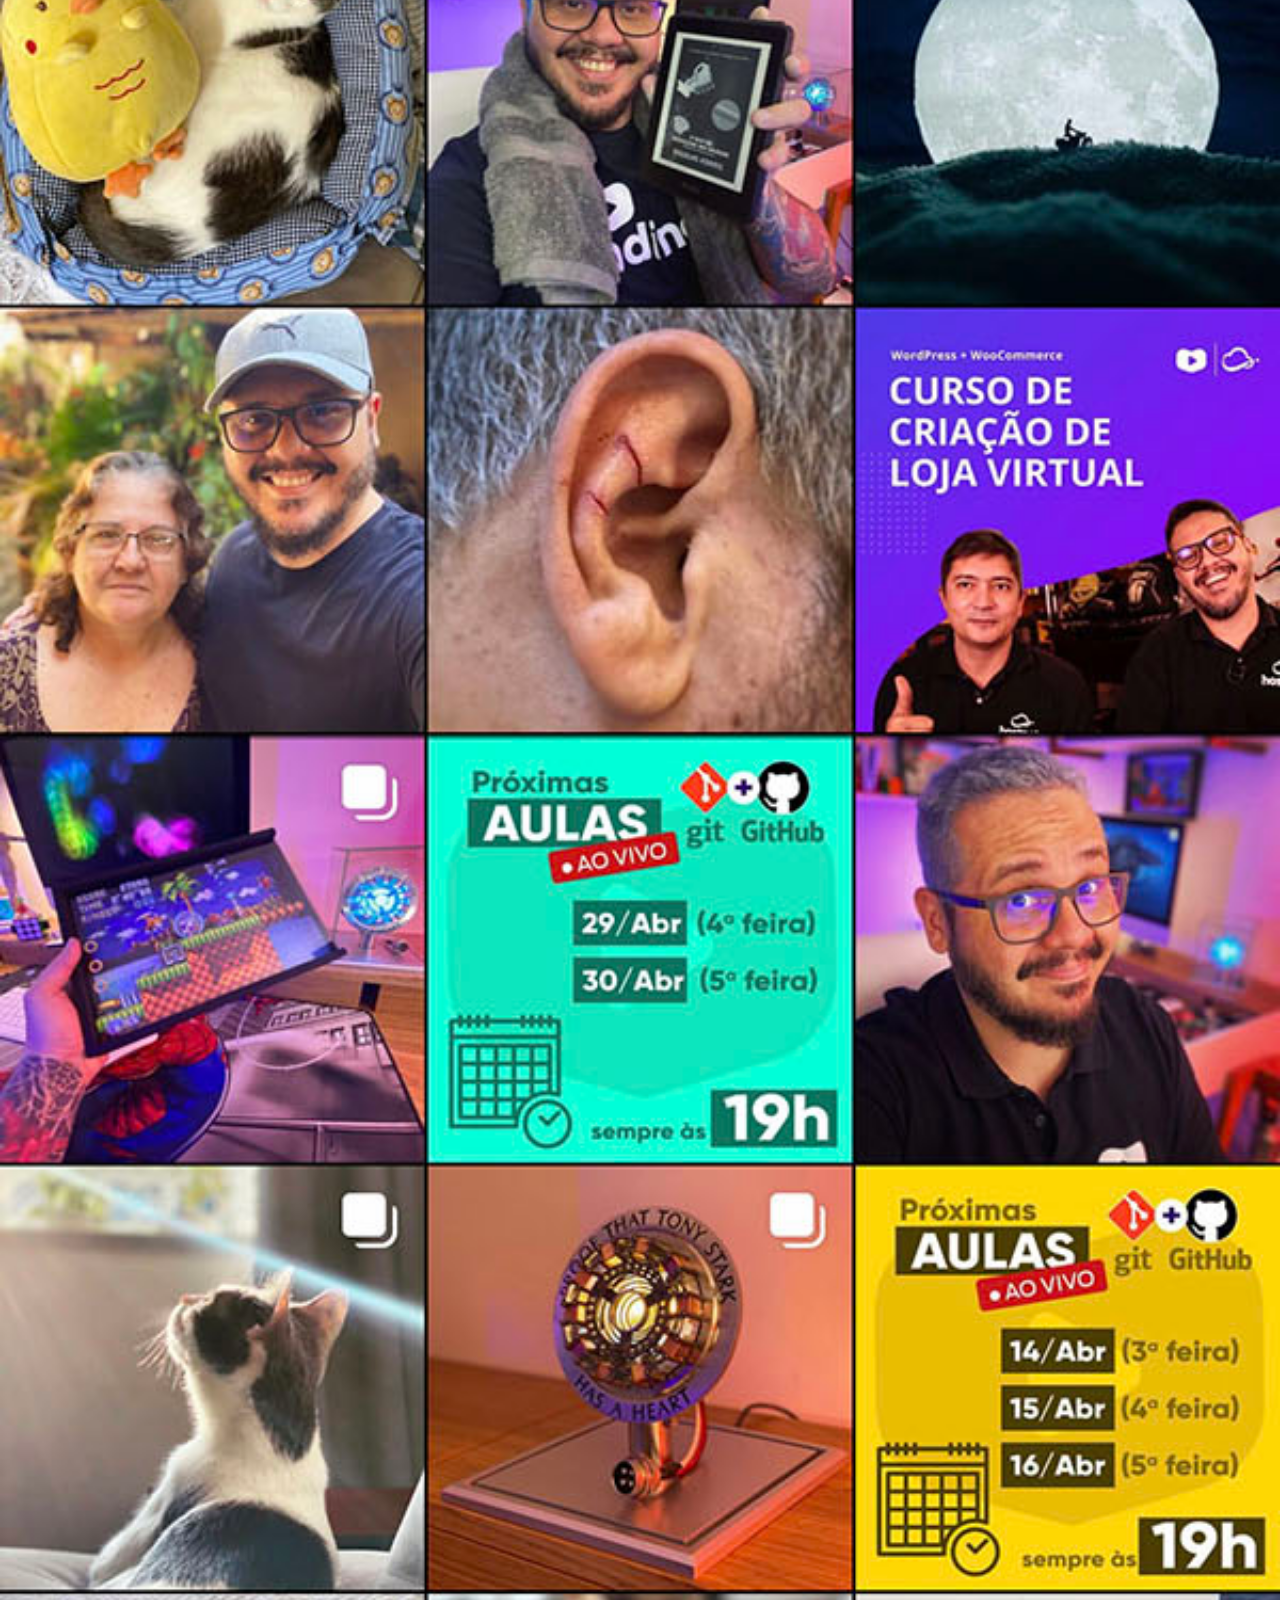
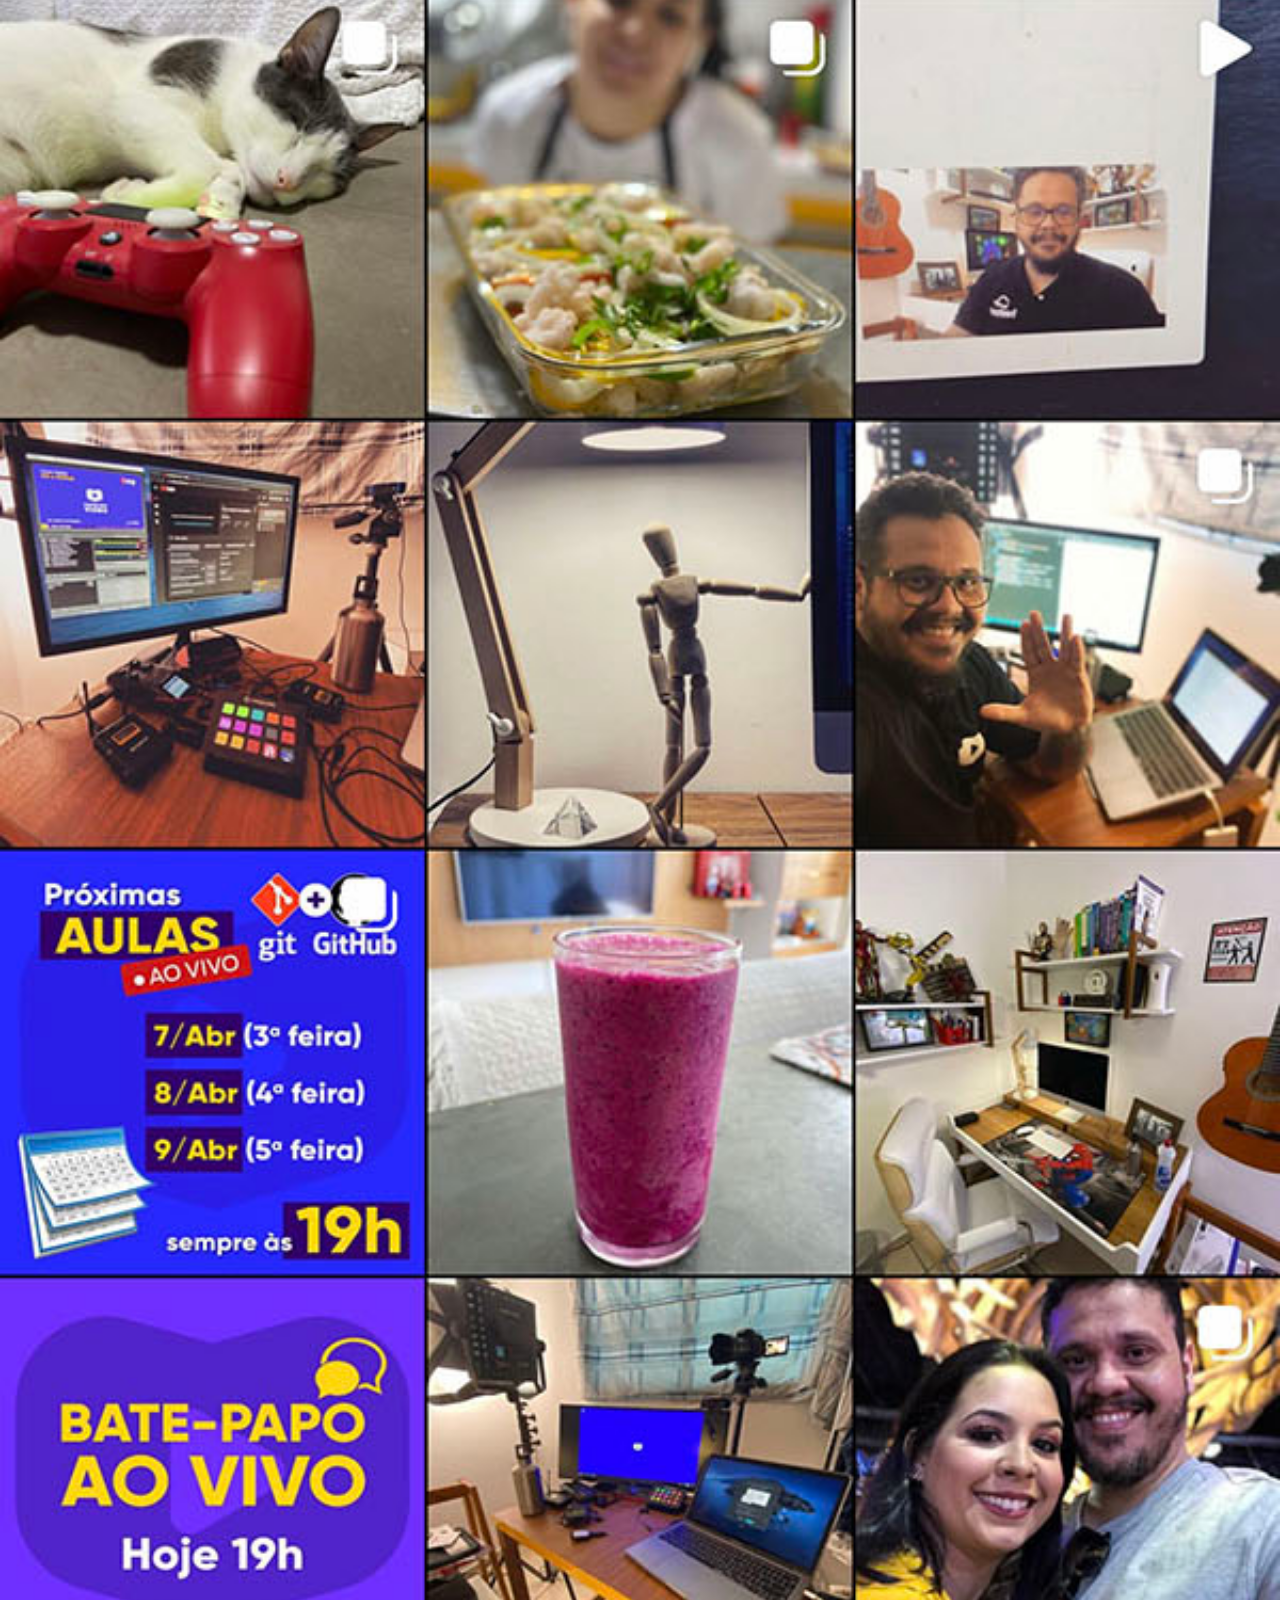
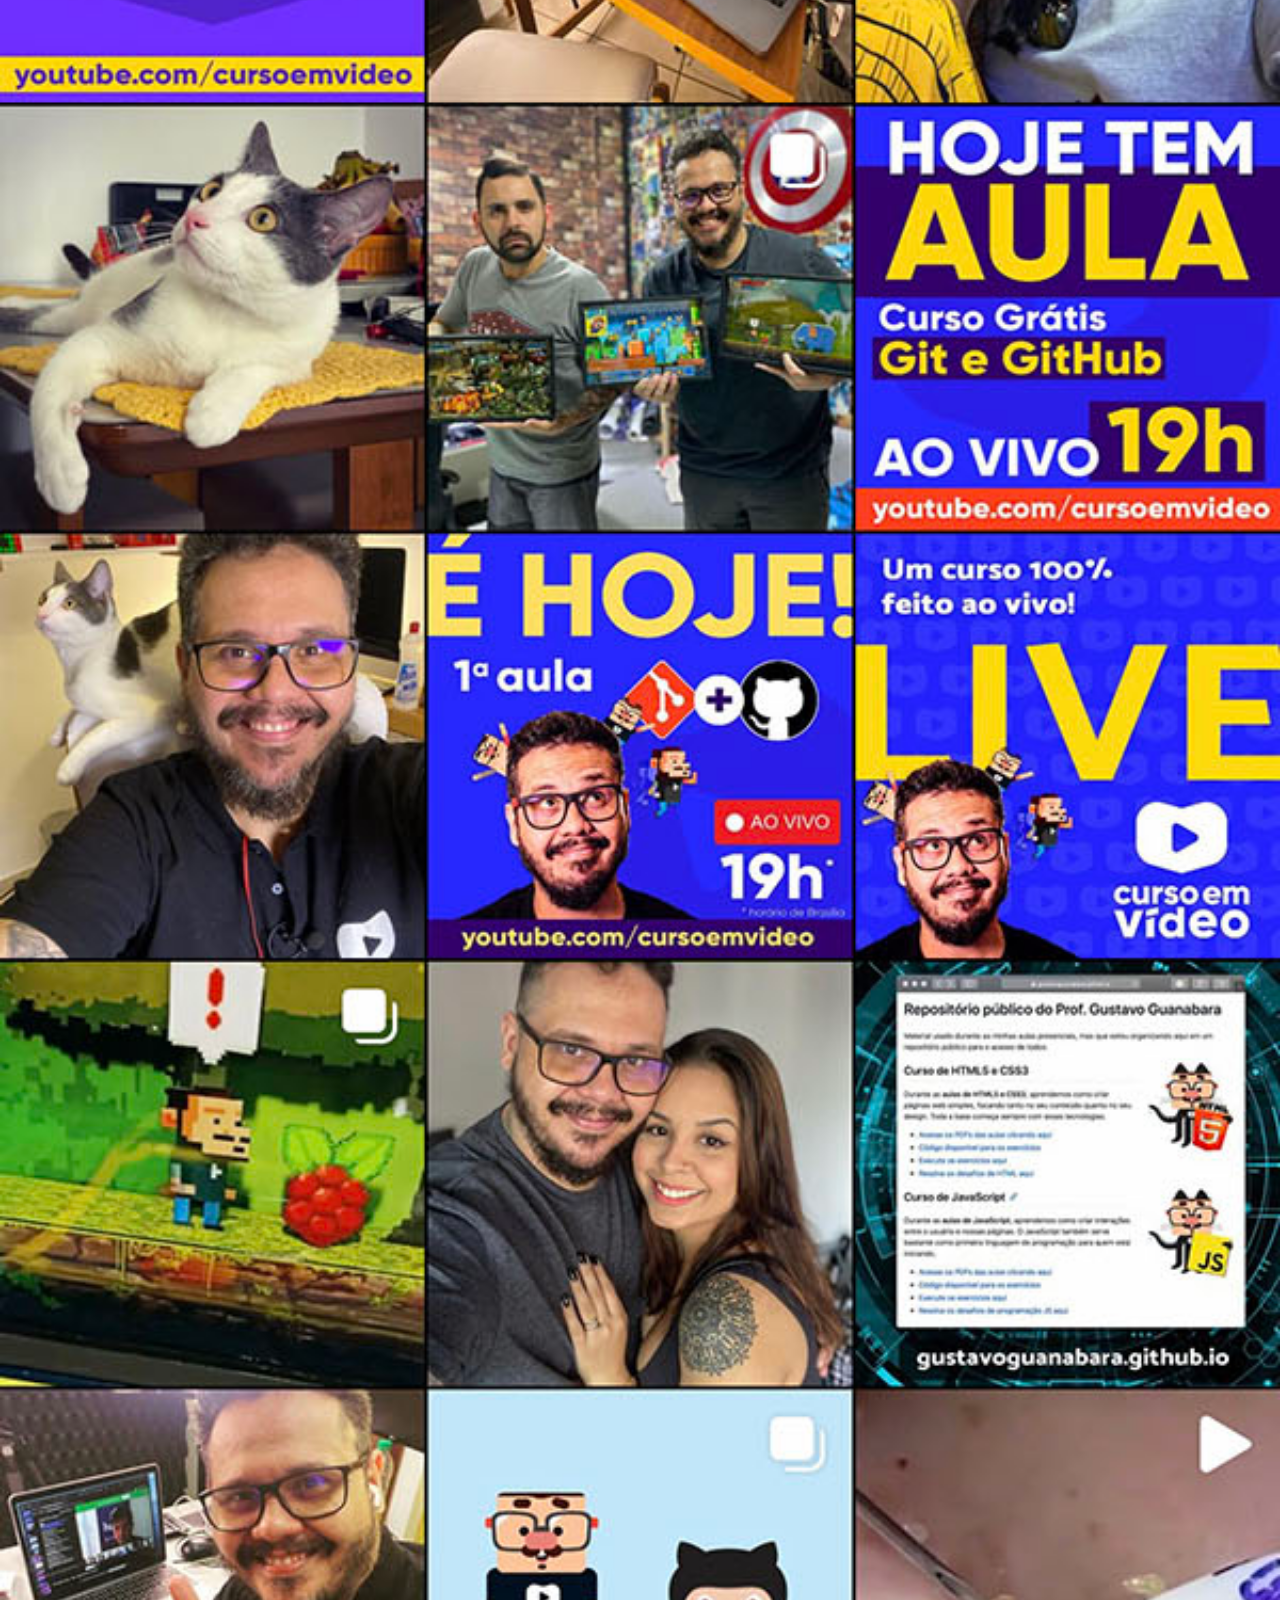
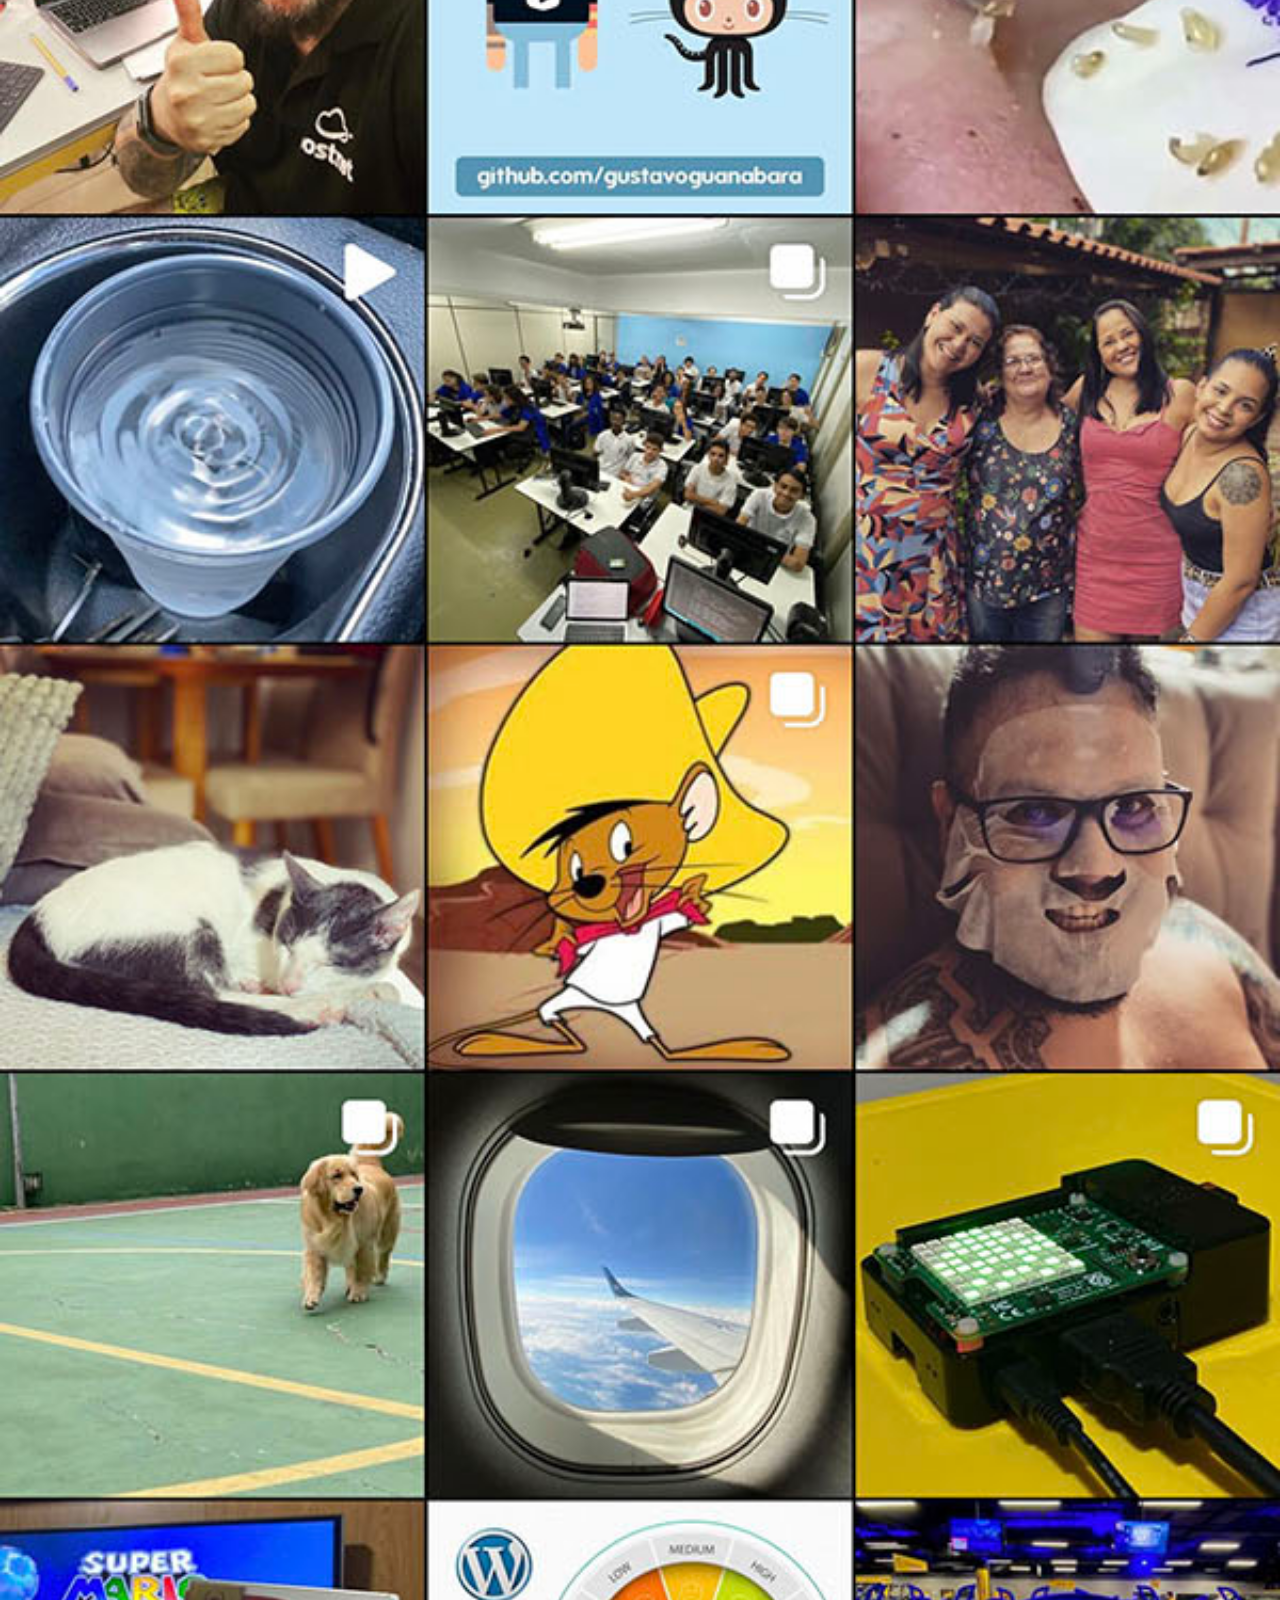
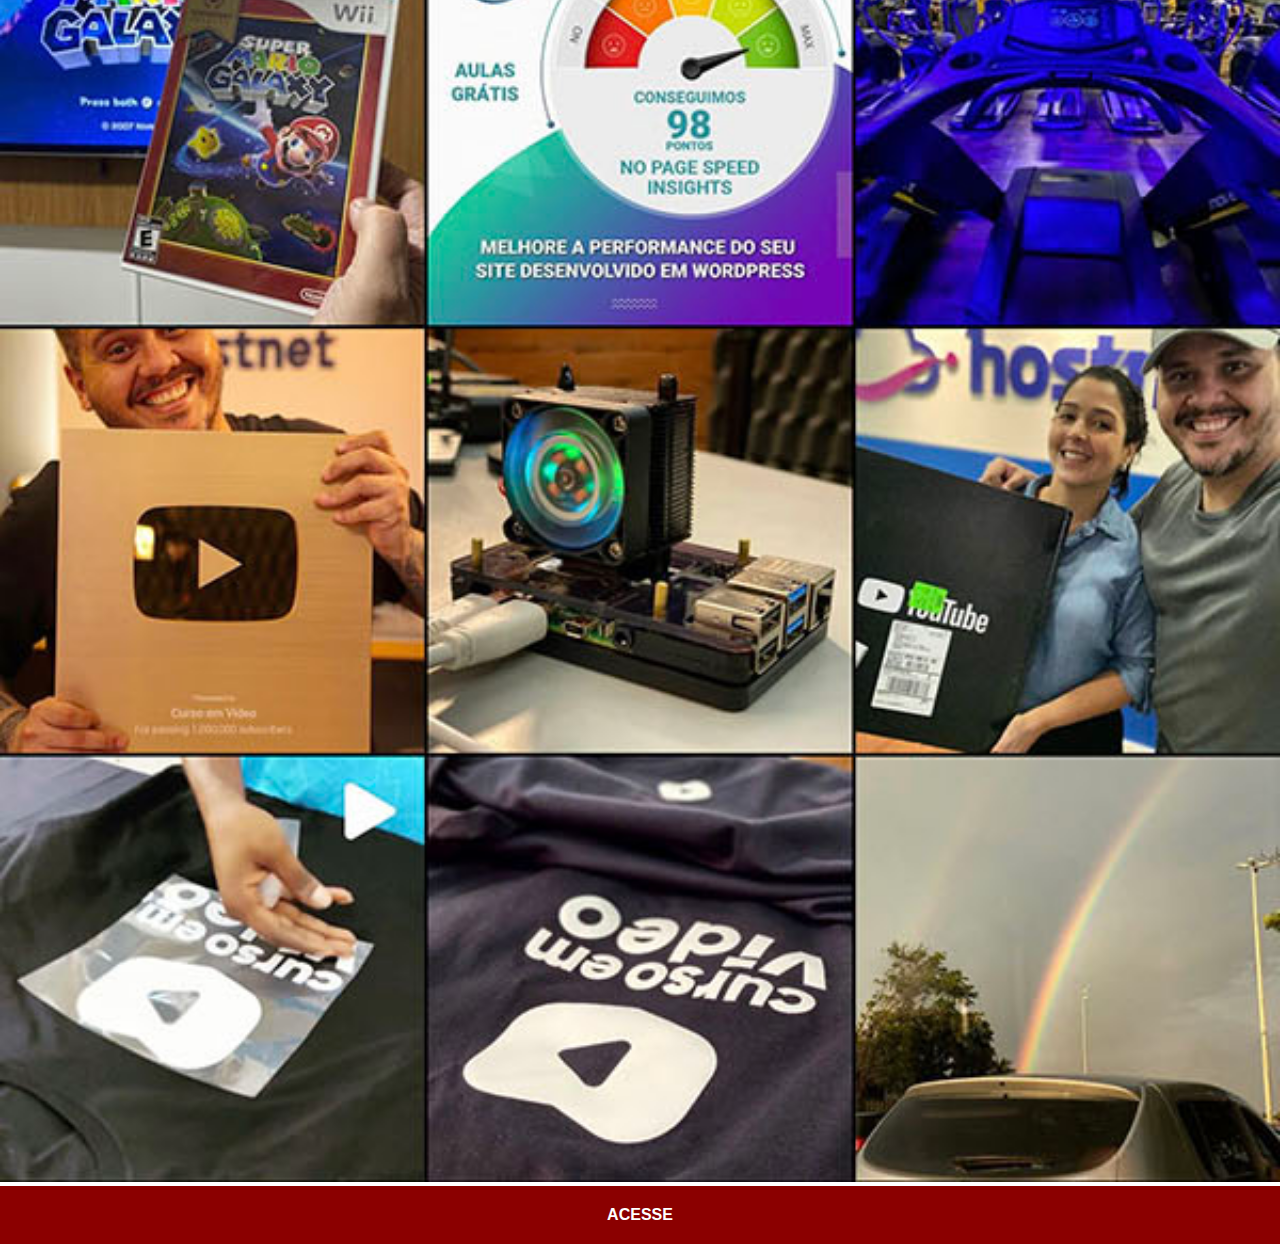
<file: INSTAGRAM.HTML>
<!DOCTYPE html>
<html lang="pt-br">
<head>
    <meta charset="UTF-8">
    <meta name="viewport" content="width=device-width, initial-scale=1.0">
    <title> instagram </title>
    <link rel="stylesheet" href="ESTILOS/social.css">
</head>
<body>
    <img src="imagens/tela-instagram.jpg" alt="github">
    <a href="https://www.instagram.com/gustavoguanabara/" target="_blank">ACESSE</a>
</body>
</html>
</file>
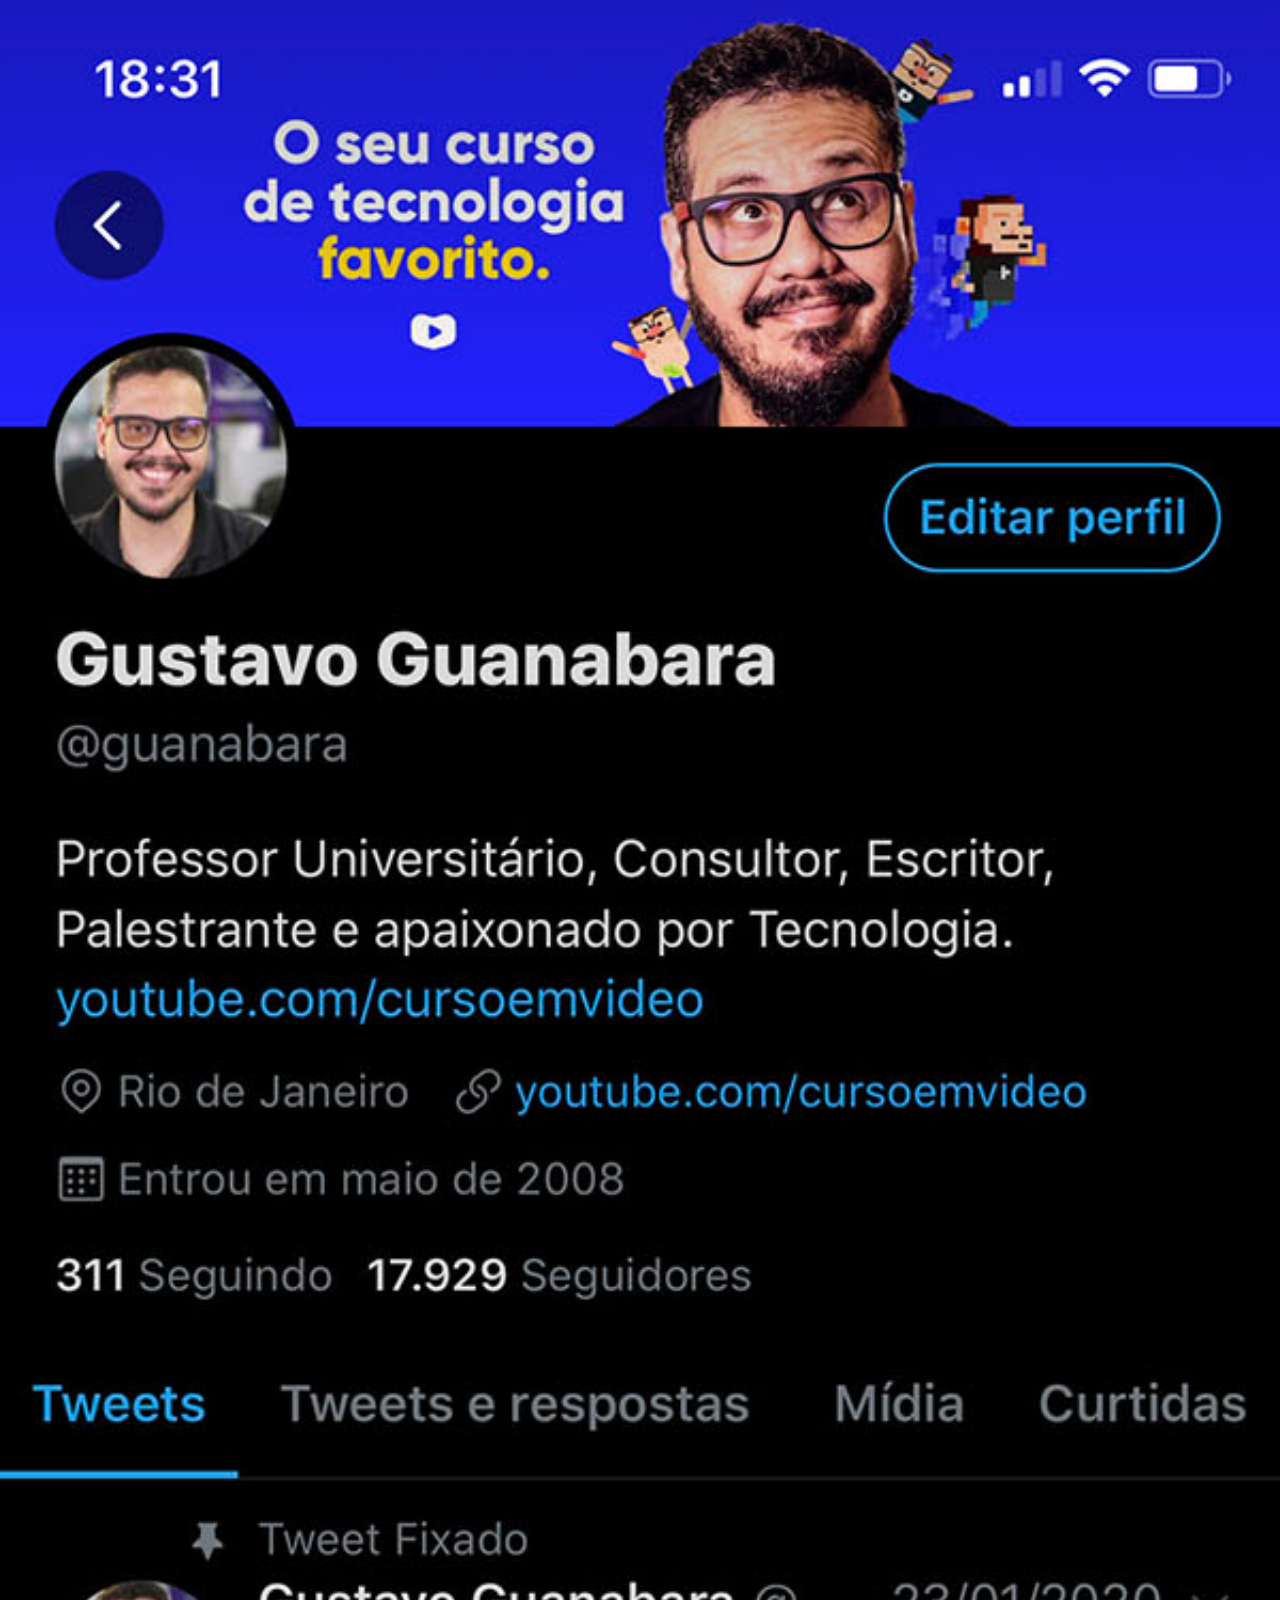
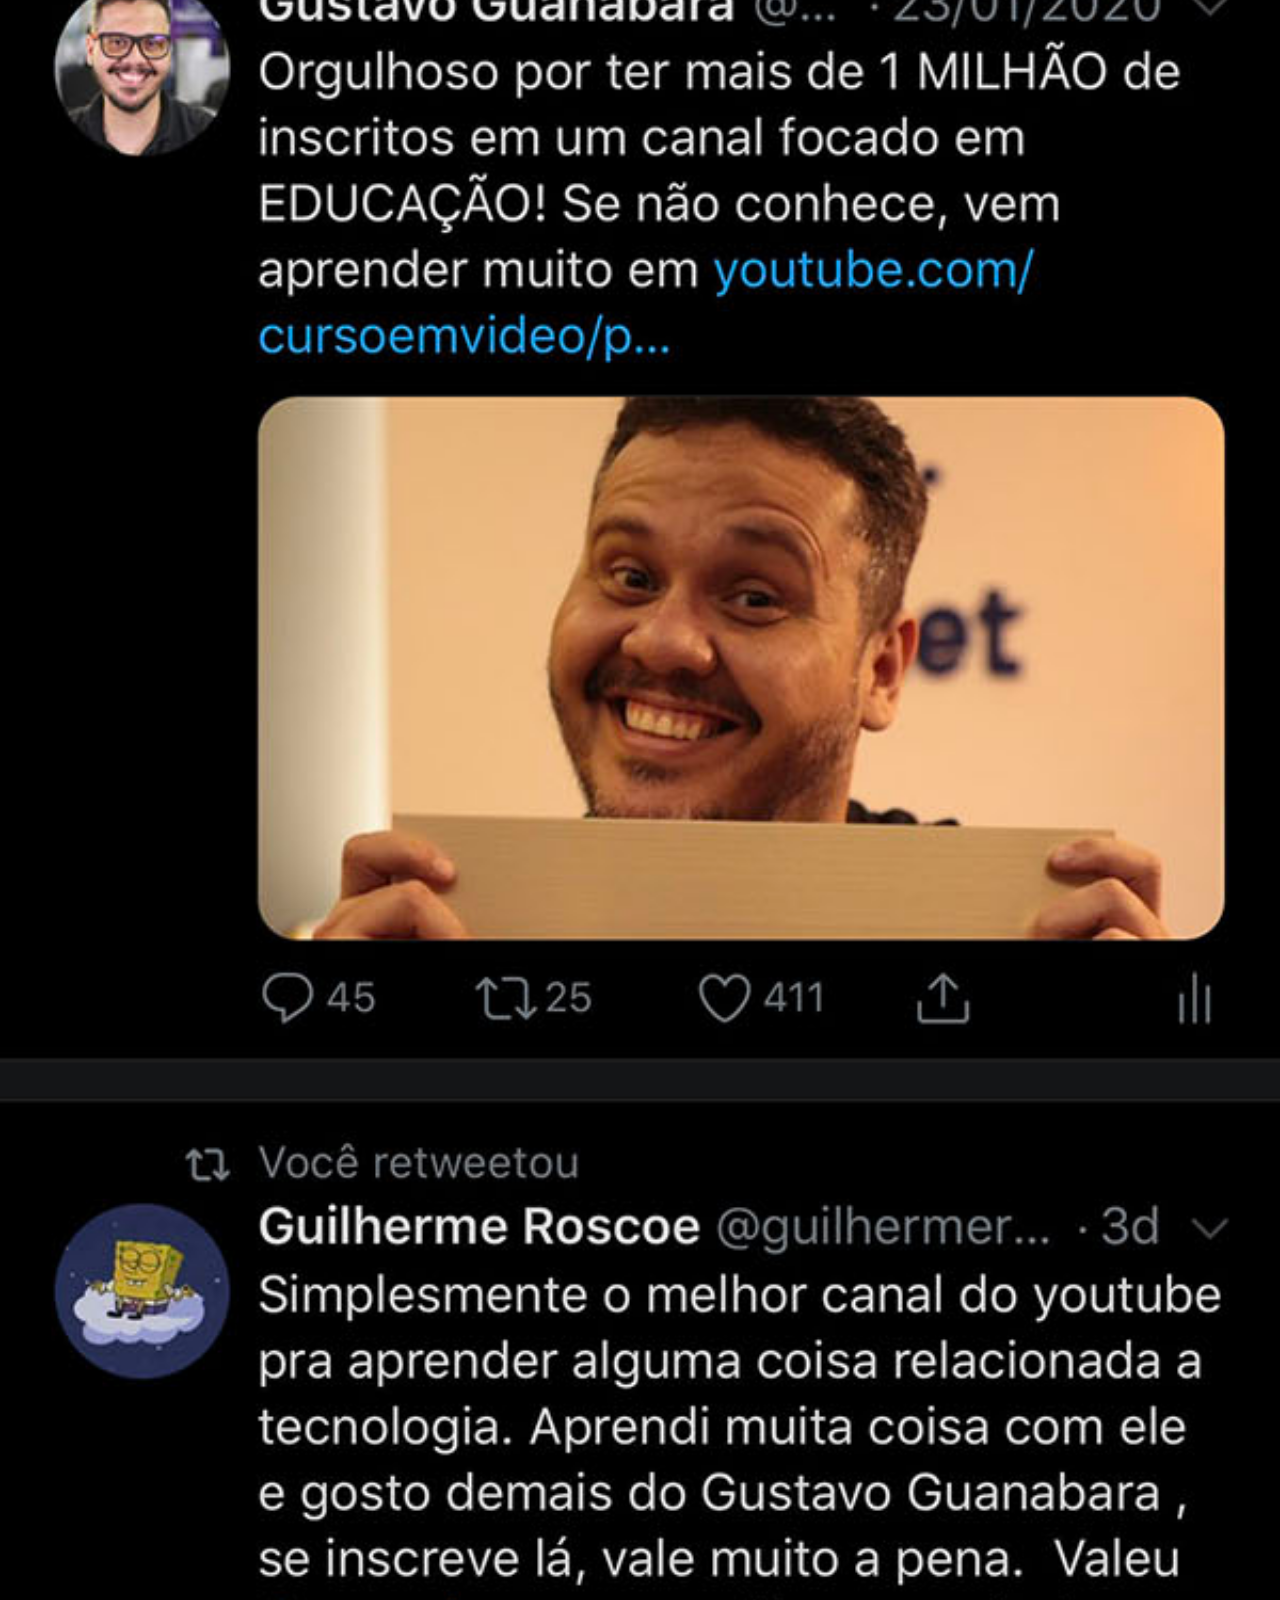
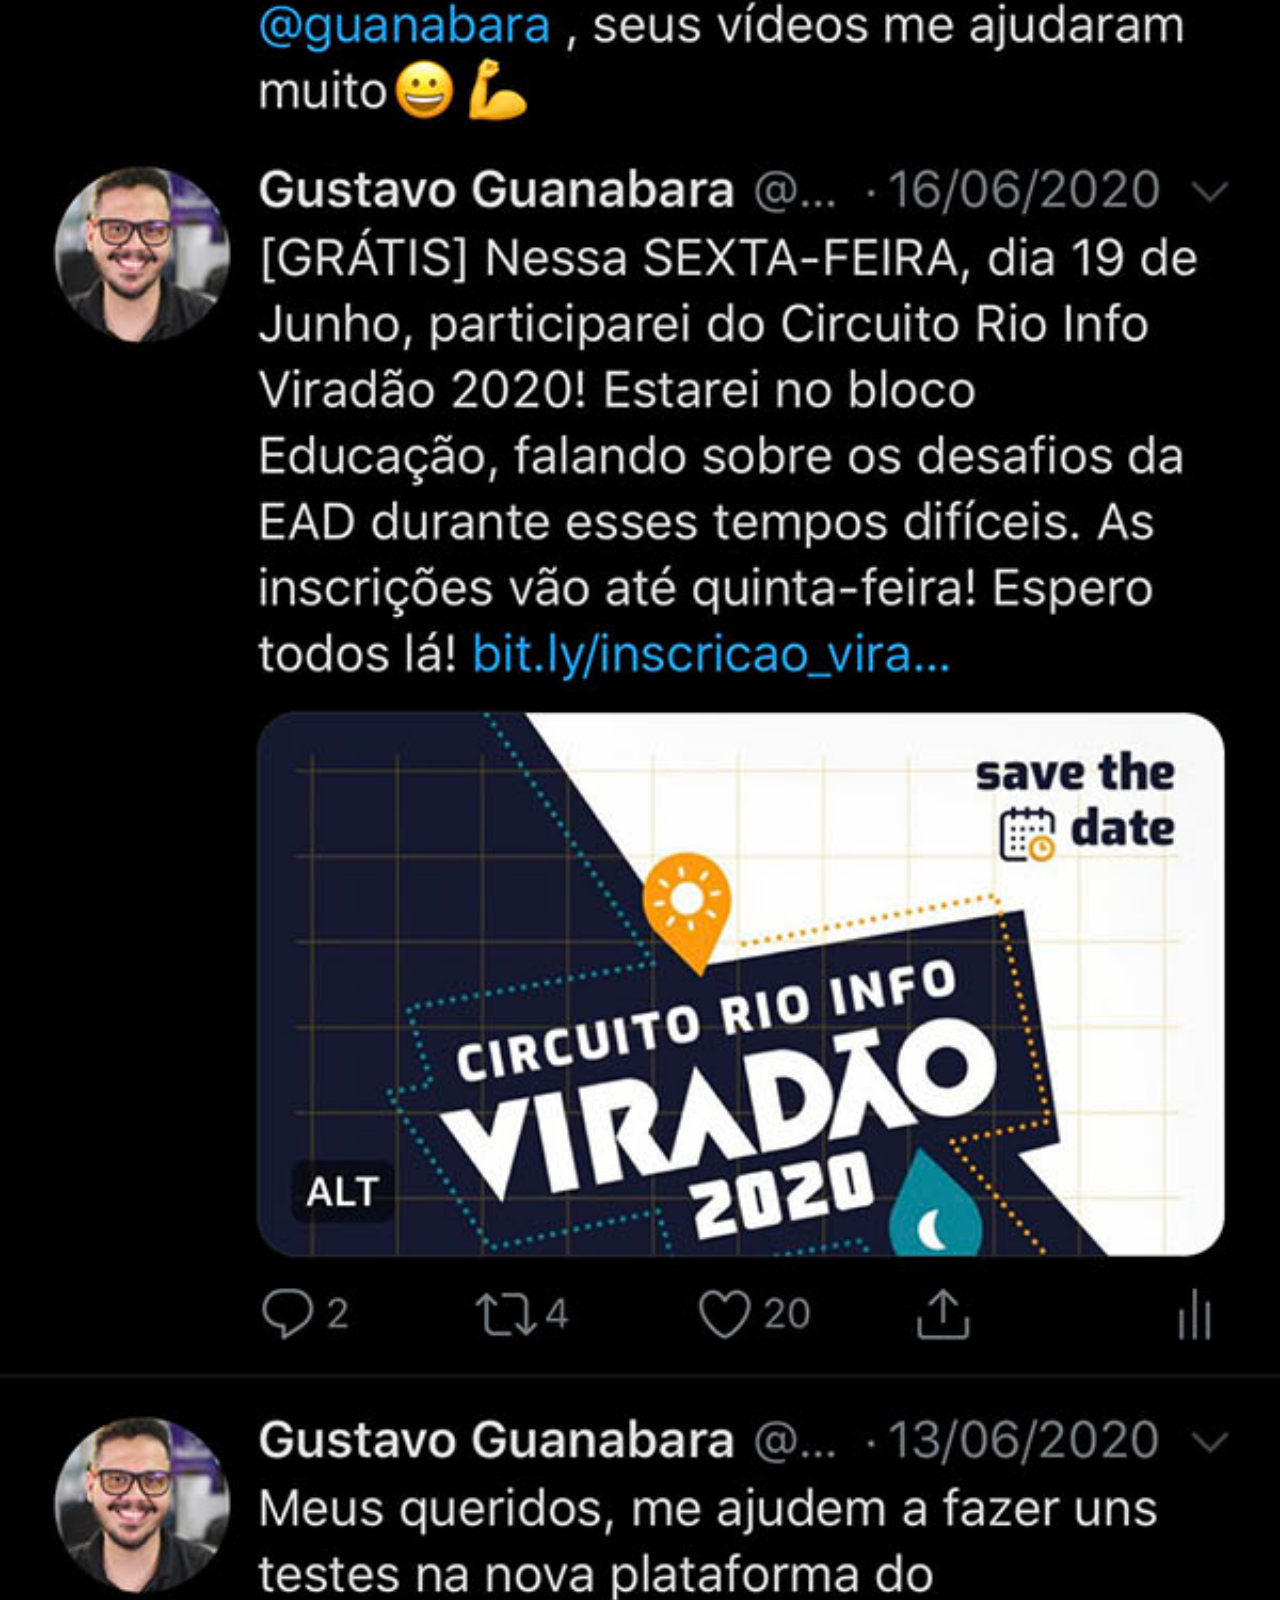
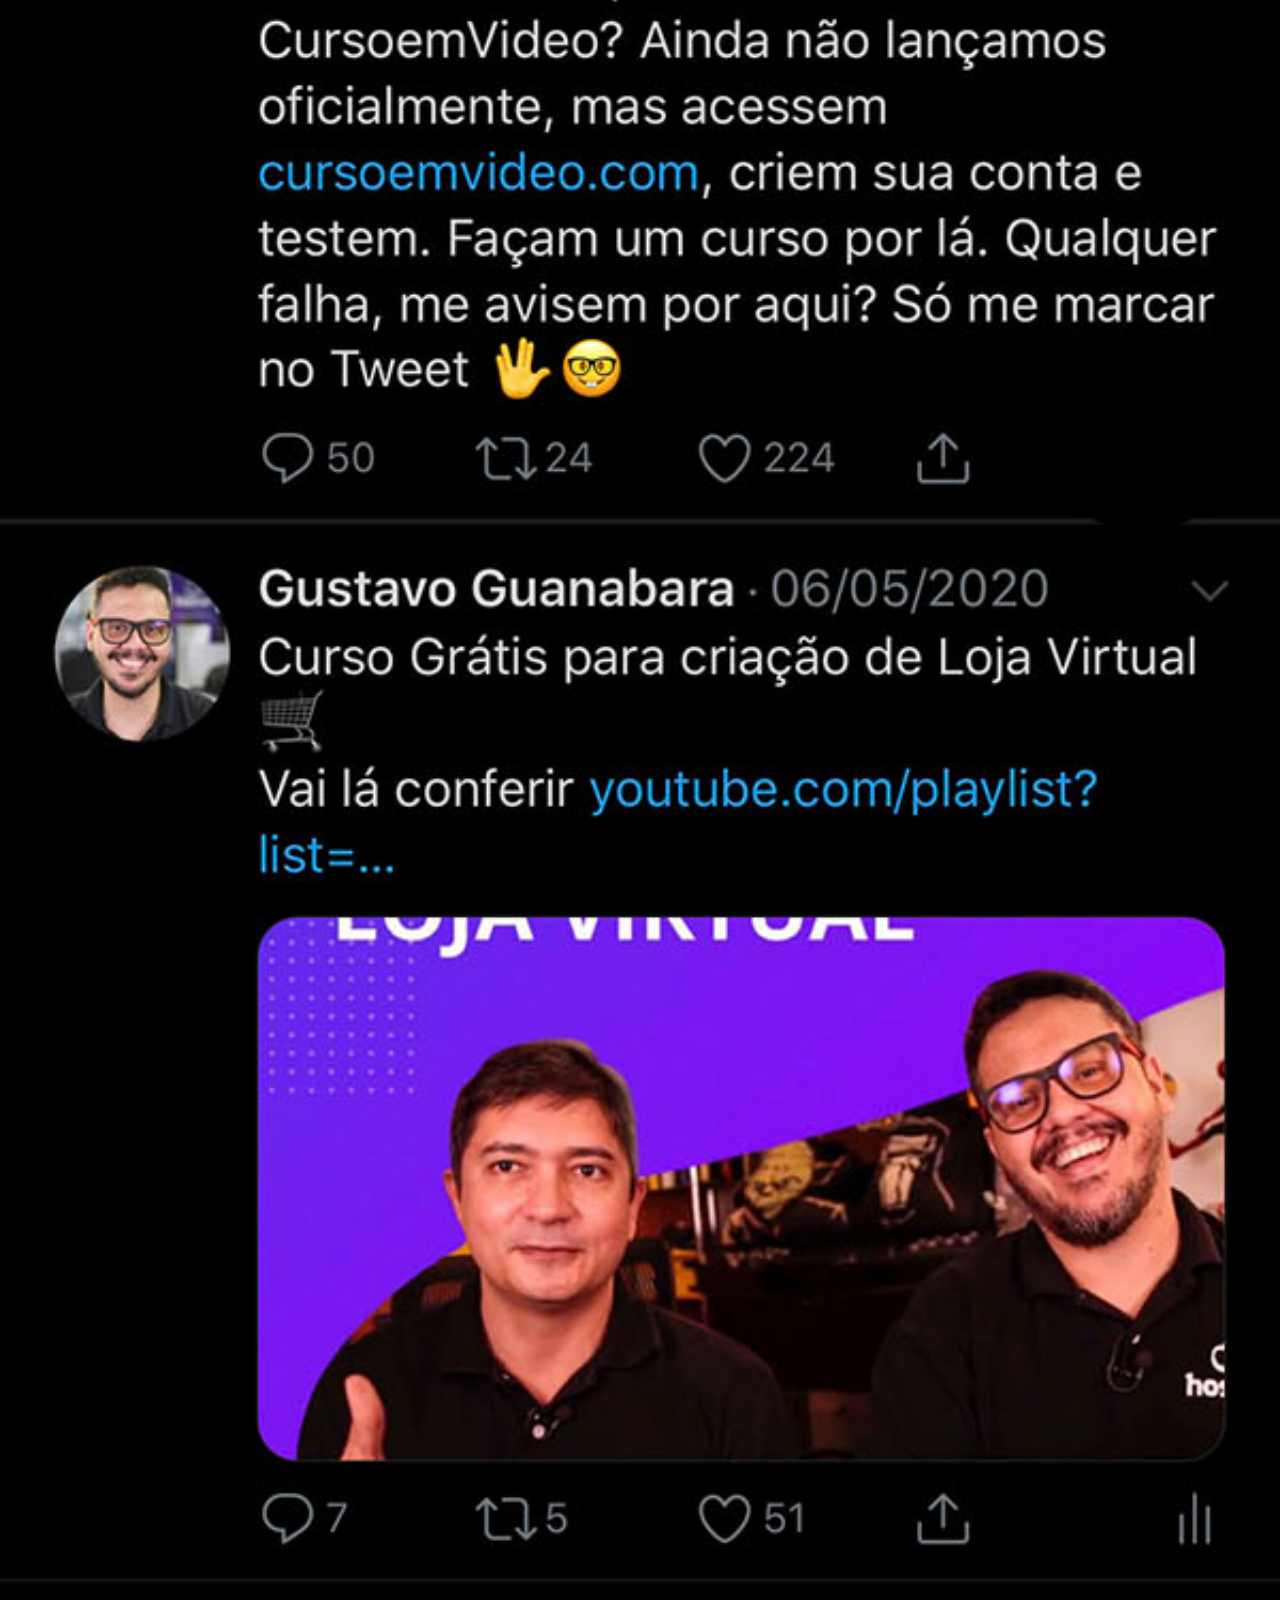
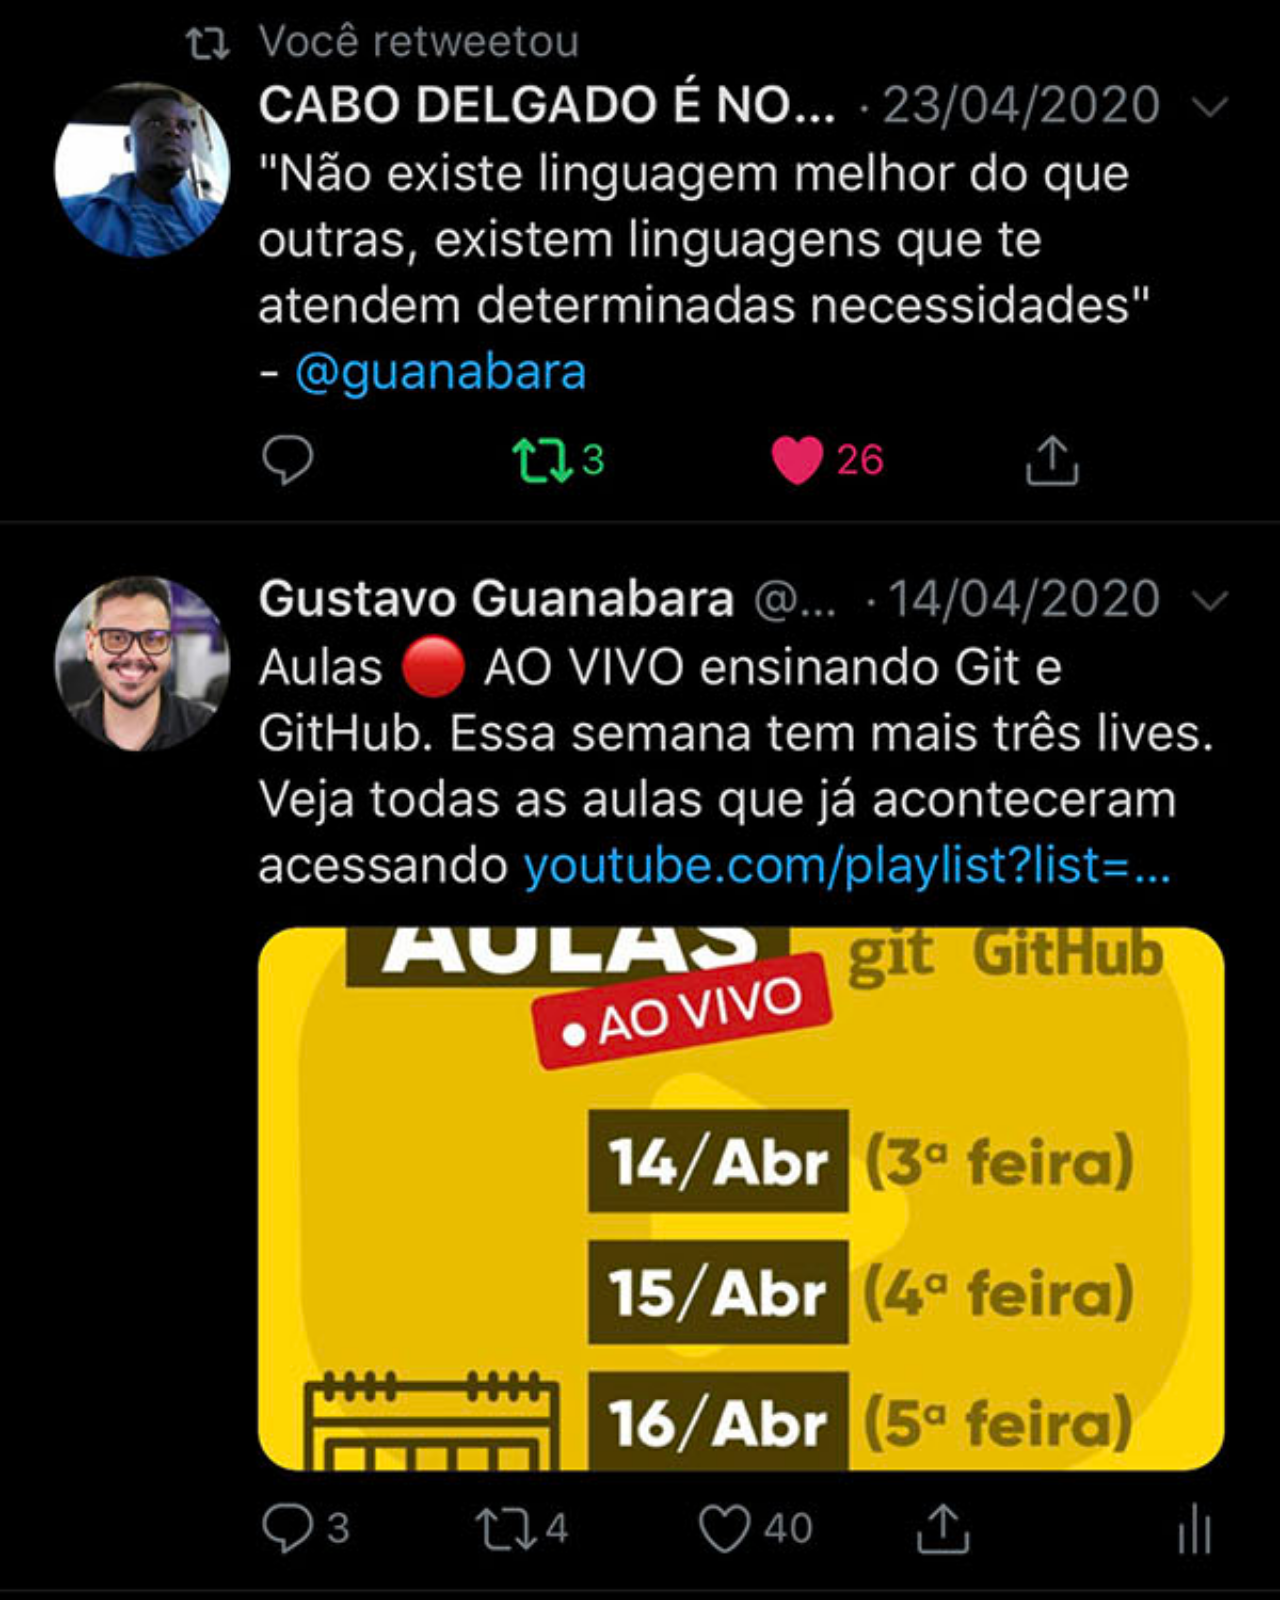
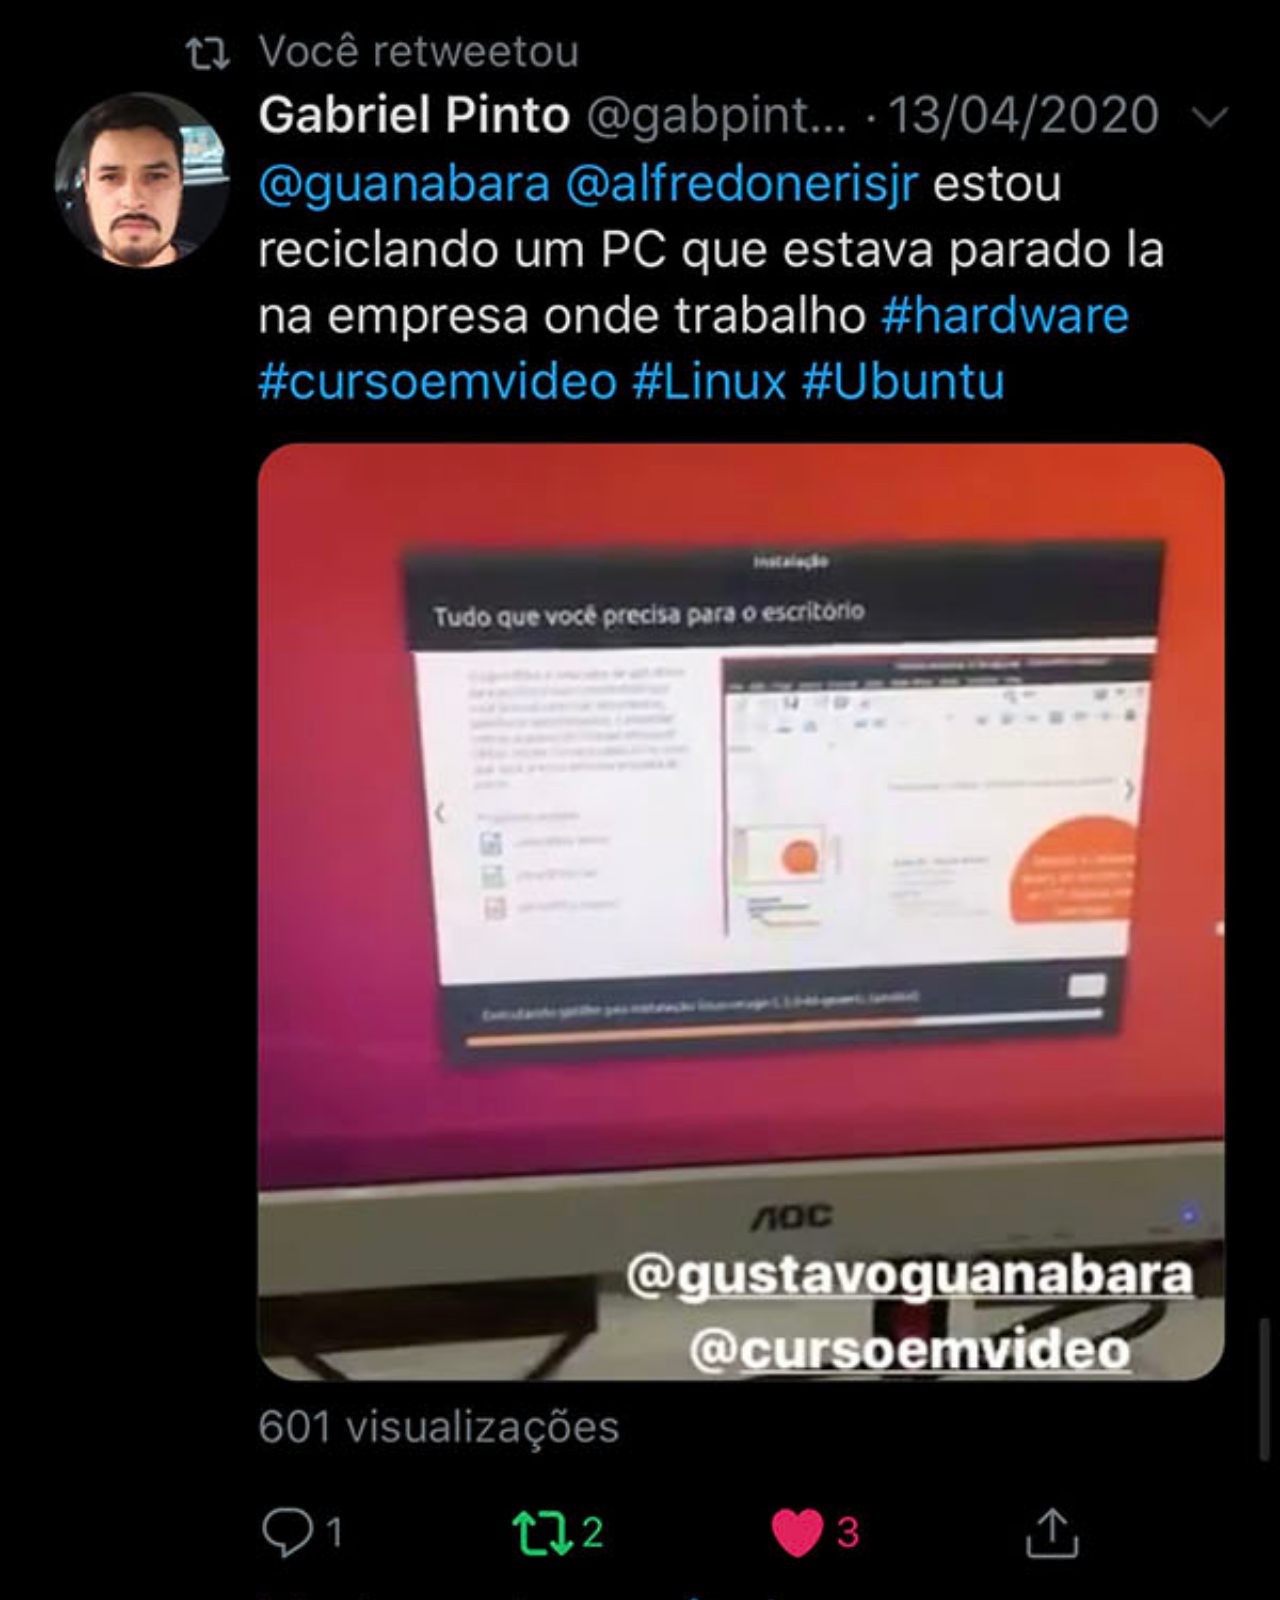
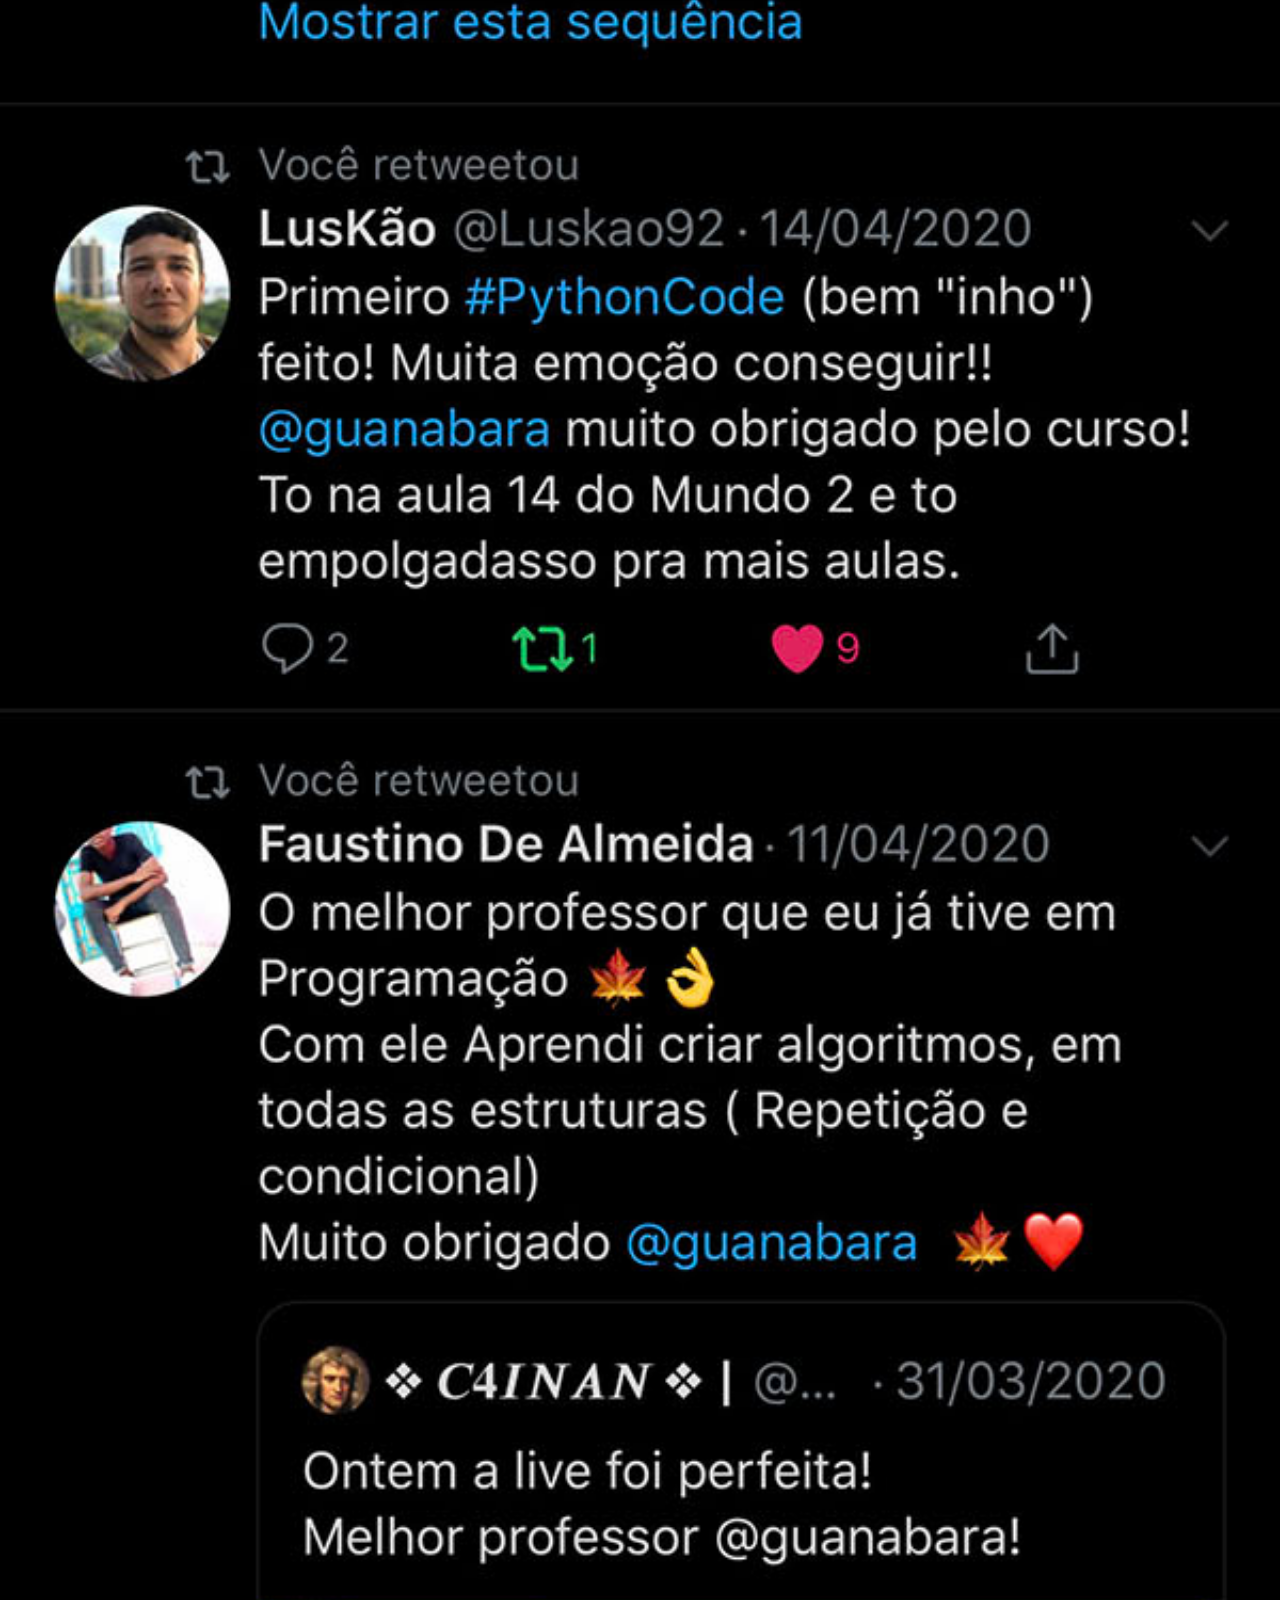
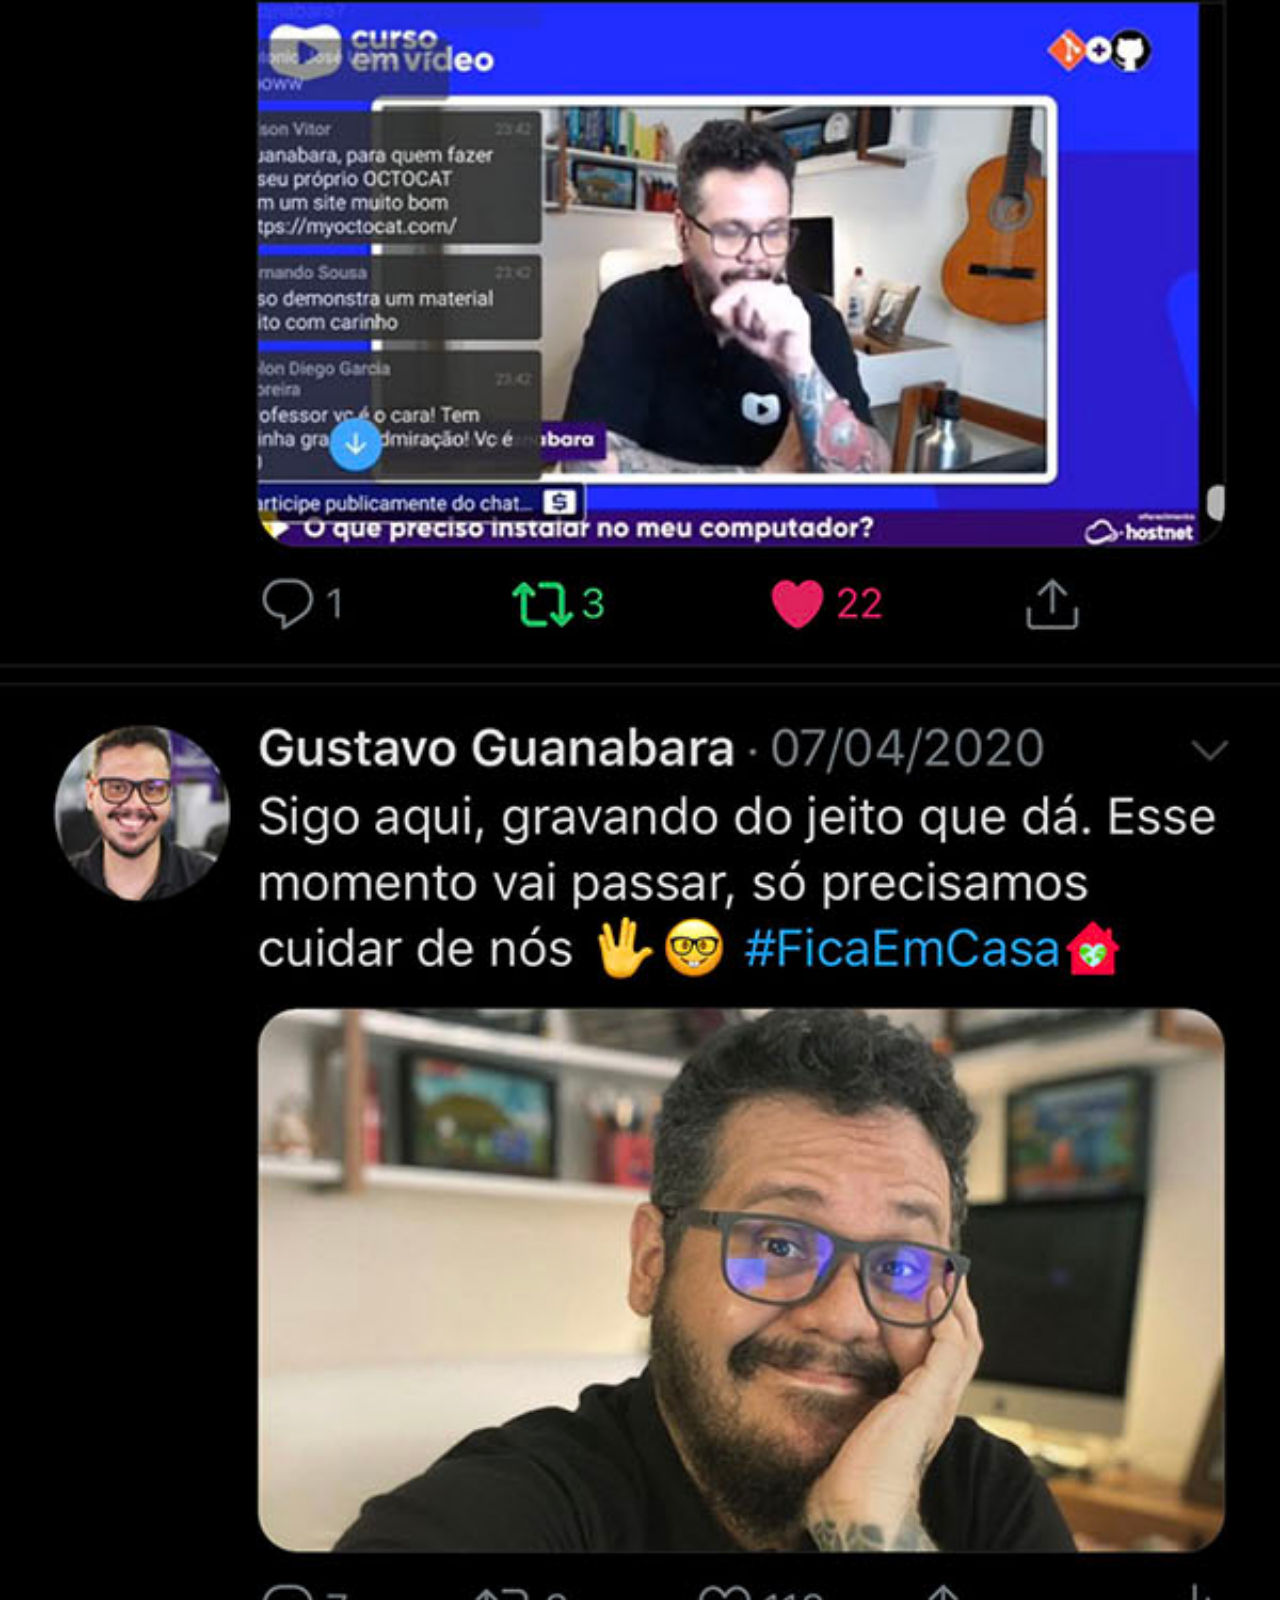
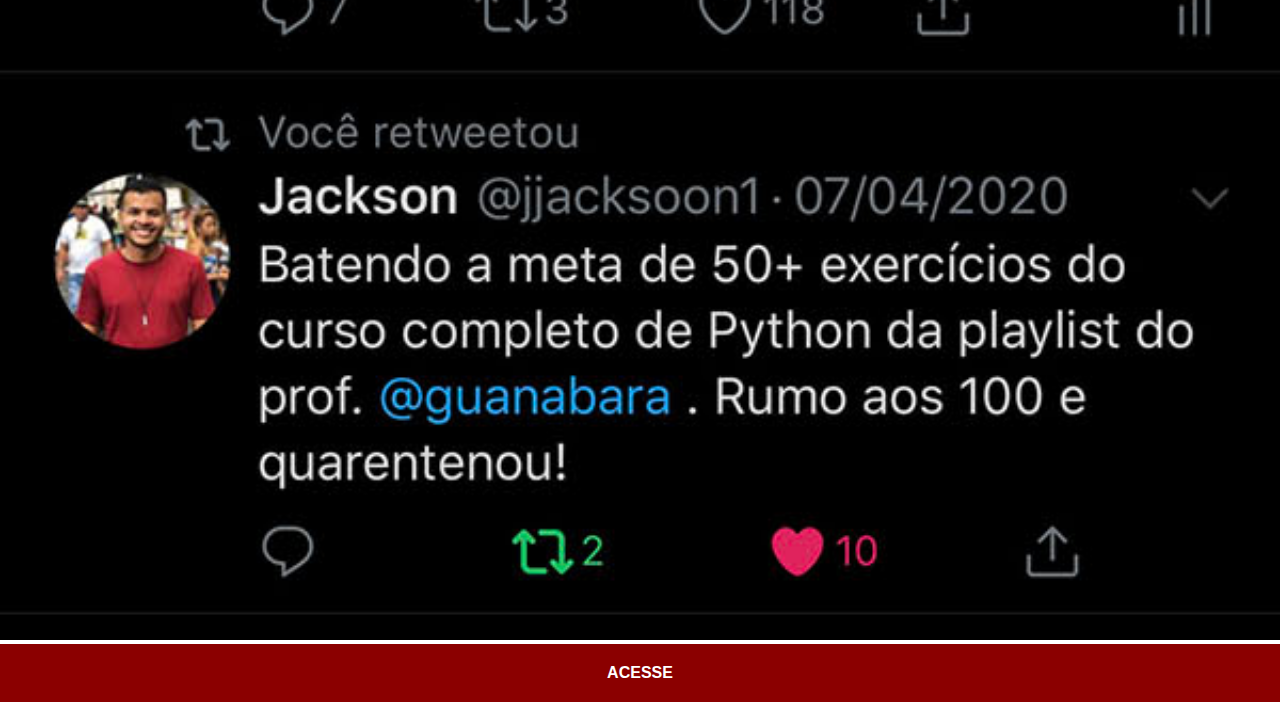
<file: twiter.html>
<!DOCTYPE html>
<html lang="pt-br">
<head>
    <meta charset="UTF-8">
    <meta name="viewport" content="width=device-width, initial-scale=1.0">
    <title> twirter </title>
    <link rel="stylesheet" href="ESTILOS/social.css">
</head>
<body>
   <img src="imagens/tela-twitter.jpg" alt="twirter"> 
   <a href="https://twitter.com/i/flow/login?input_flow_data=%7B%22requested_variant%22%3A%22eyJsYW5nIjoicHQifQ%3D%3D%22%7D" target="_blank"> ACESSE </a>
</body>
</html>
</file>
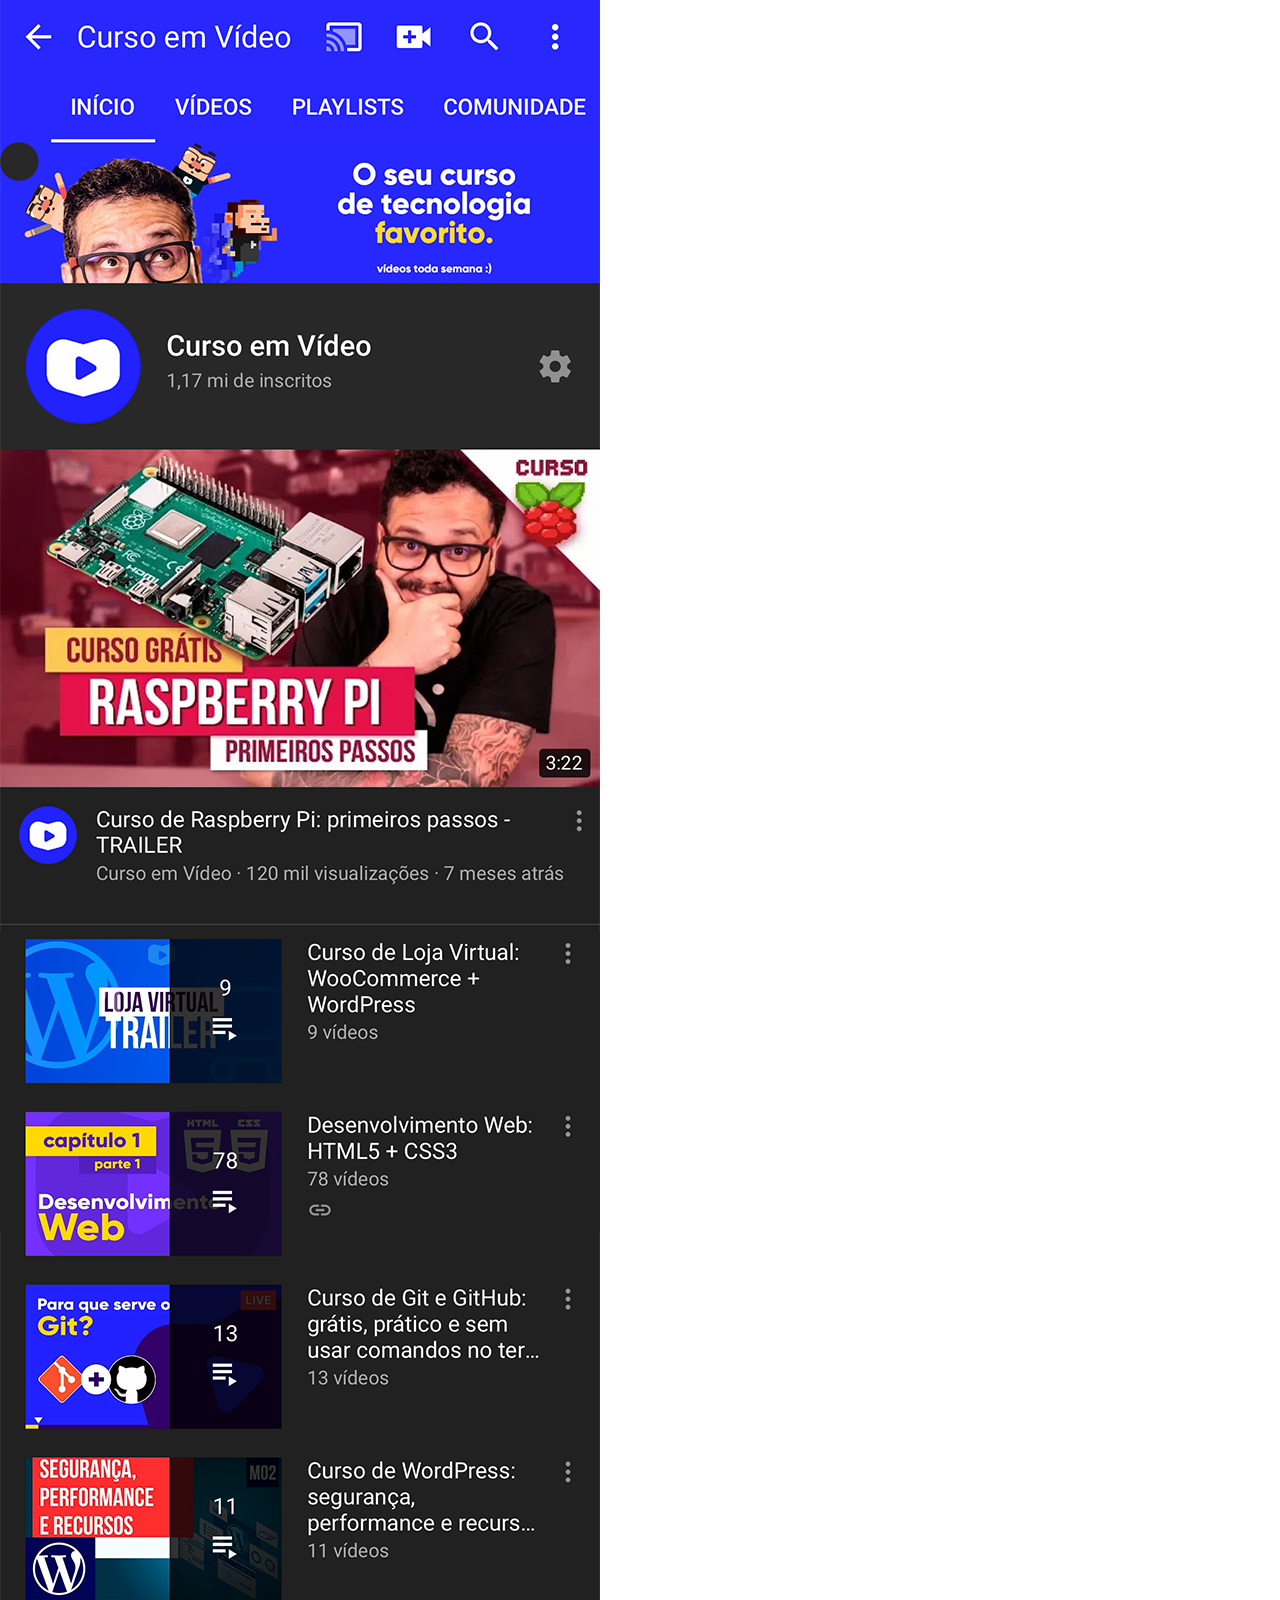
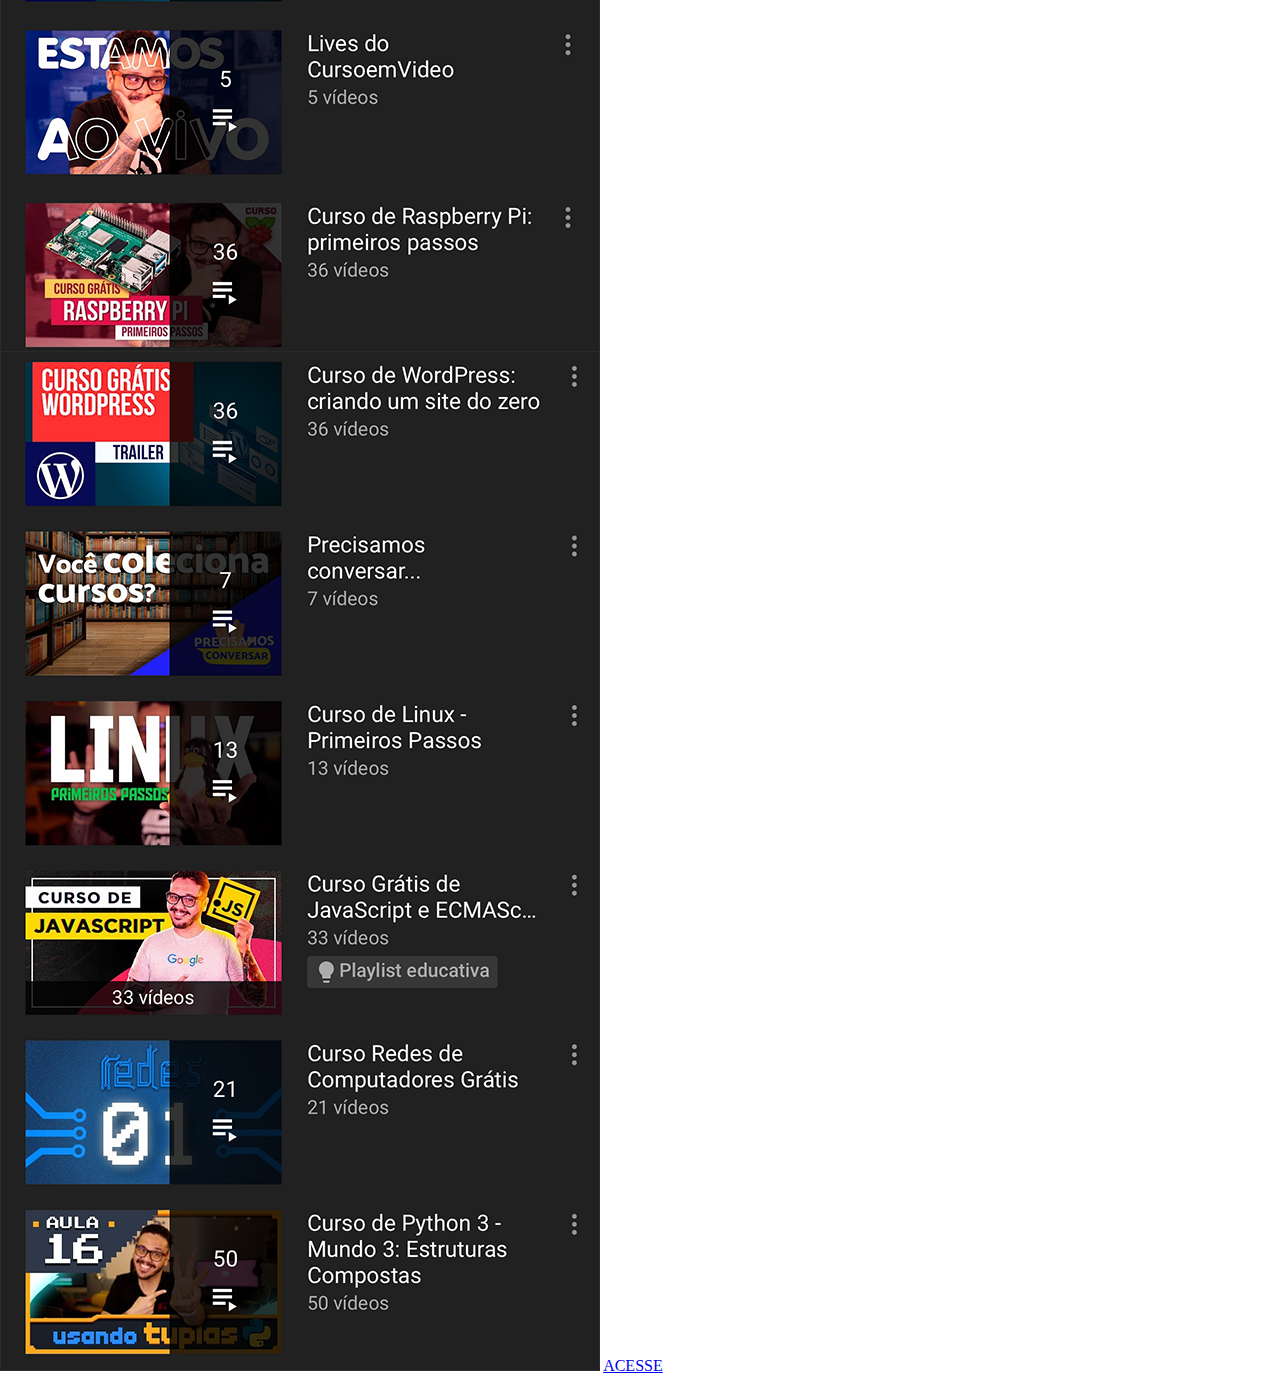
<file: youtube.html>
<!DOCTYPE html>
<html lang="pt-br">
<head>
    <meta charset="UTF-8">
    <meta name="viewport" content="width=device-width, initial-scale=1.0">
    <title> youtube </title>
    <style>
        *{
            margin: 0px;
            padding: 0px;

        }
        img{

        }
        a{

        }

    </style>
</head>
<body>
    <img src="imagens/tela-youtube.png" alt="youtube">
    <a href="https://www.youtube.com/@CursoemVideo" target="_blank">ACESSE</a>
</body>
</html>
</file>
<file: ESTILOS/style.css>
@charset "utf-8";

*{
    margin: 0px;
    padding: 0px;
    font-family: Arial, Helvetica, sans-serif;
}

html, body {
     
    height: 100vh;
    width: 100vw;
    background-color: black;
}

main{
    position: relative;
    height: 100vh;
    
}

body {
    background: url('../imagens/fundo-madeira.jpg')no-repeat top center;
    background-size: cover;
    background-attachment: fixed;
}

section#telefone {
    position: absolute;
    top: 50%;
    left: 50%;
    transform: translate(-50%, -51.4%);


    height: 620px;
    width: 311px;
    
    background: url('../imagens/frame-iphone.png') no-repeat;
}
iframe{
    position: relative;
    top: 80px;
    left: 22px;
    width: 267px;
    height: 471px;
}

section#redesocial{
    text-align: right;
}
section#redesocial  img {
    width: 50px;
    margin: 10px;
    border-radius: 50%;
    box-shadow: 2px 2px 5px hsla(0, 0%, 0%, 0.418);
    box-sizing: border-box;
}

section#redesocial  img:hover{

    border: 2px solid rgba(255, 255, 255, 0.473);
    transform: translate(-3px,-3px);
    box-shadow: 5px 5px 10px rgba(0, 0, 0, 0.644);
    transform: translate .5s border 1s;

}
</file>
<file: ESTILOS/social.css>
@charset "UTF-8";

*{
    margin: 0px;
    padding: 0px;
    font-family: Arial, Helvetica, sans-serif;
}

::-webkit-scrollbar{
    width: 0px;
    height: 0px;

}

img{
    width: 100vw;
    
}
a:hover {
    background-color: red;
}
a{
    display: block;
    background-color: darkred;
    text-align: center;
    padding: 20px;
    font-weight: bolder;
    text-decoration: none;
    color: white;


}
</file>
